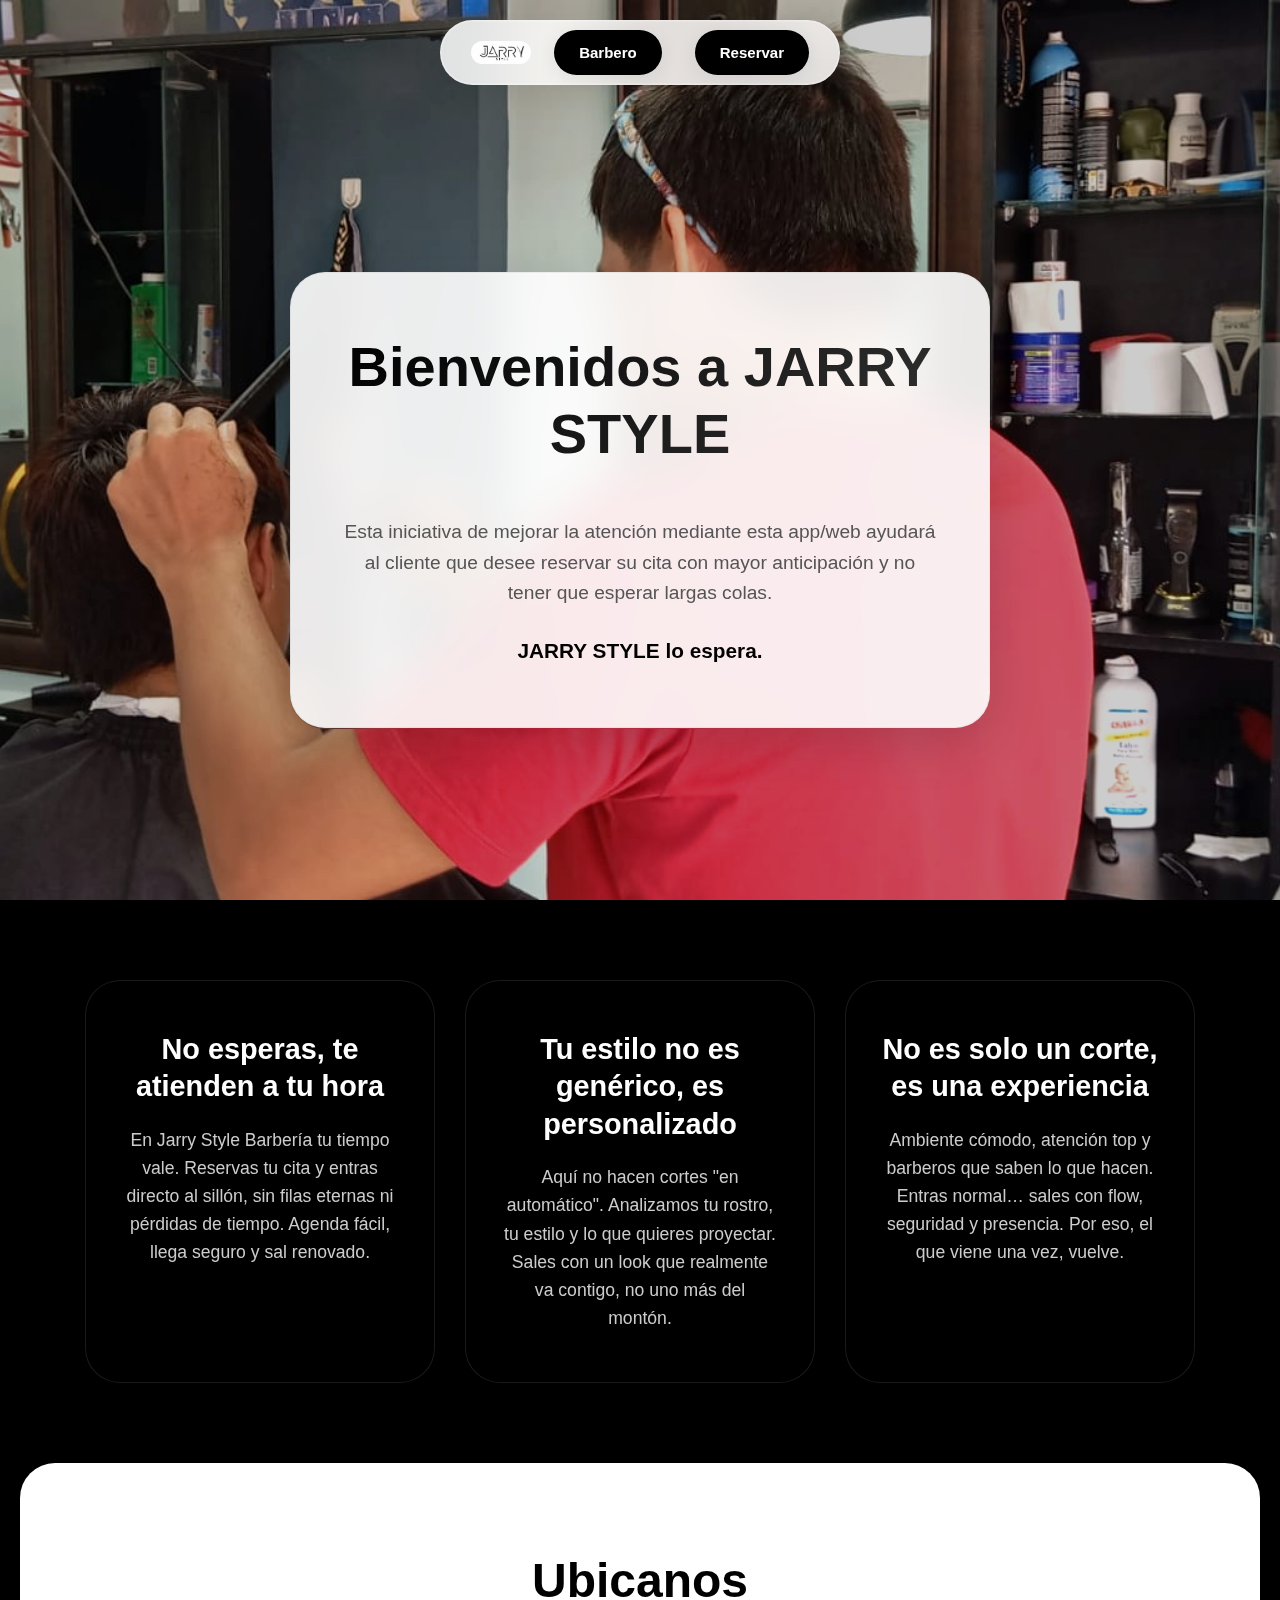
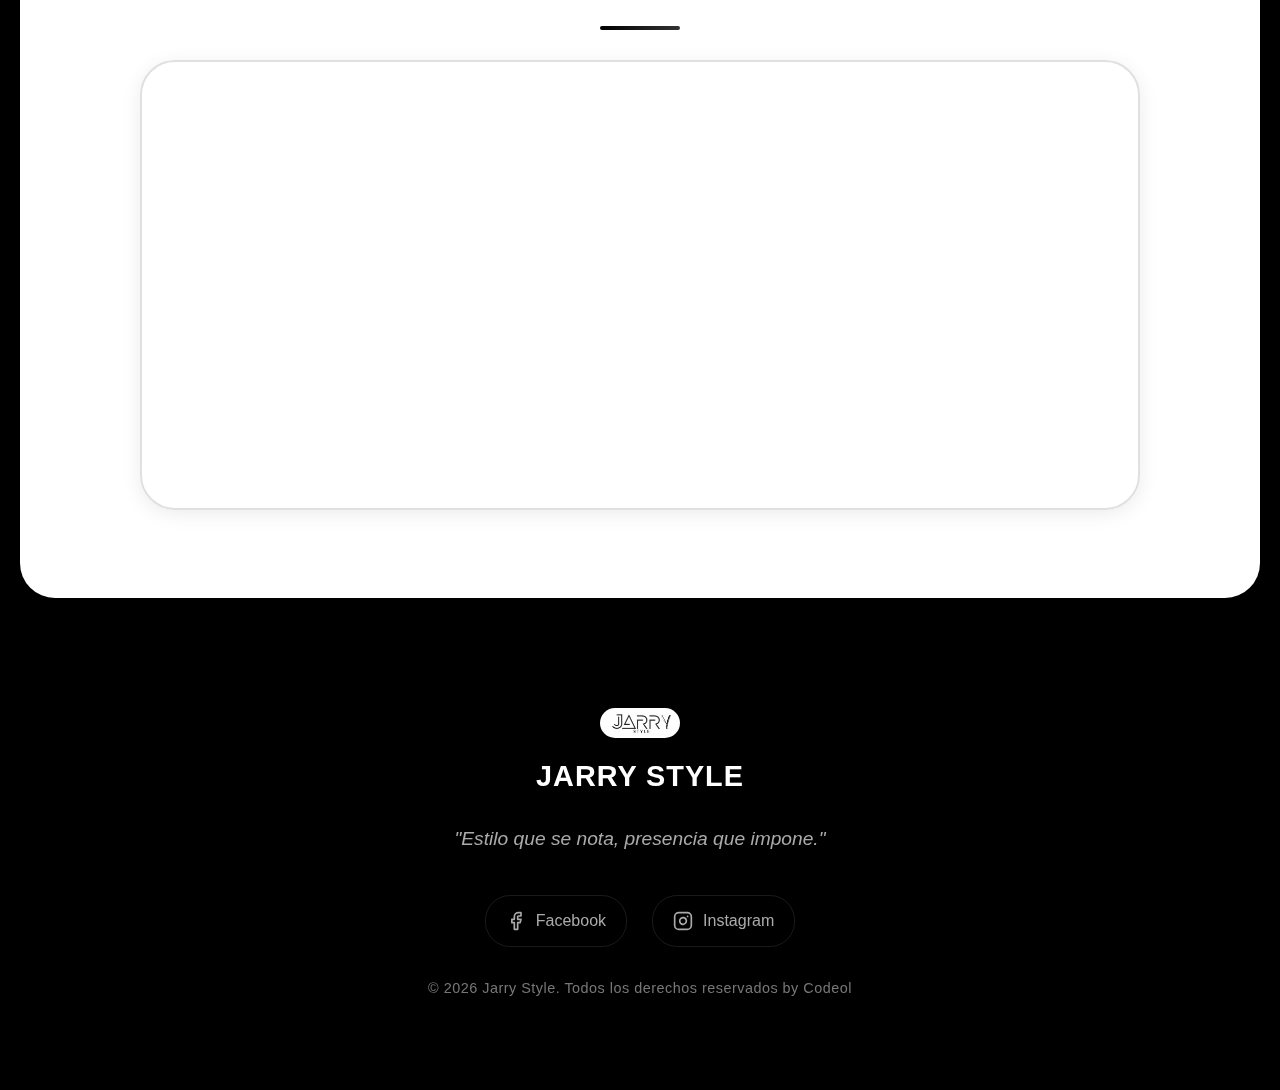
<file: index.html>
<!DOCTYPE html>
<html lang="en">

<head>
    <meta charset="UTF-8">
    <meta name="viewport" content="width=device-width, initial-scale=1.0">
    <title>Jarry Style</title>
    <!-- Modern Minimalist CSS -->
    <link rel="preload" href="/css/modern-minimalist.css?v=1.0.2" as="style" onload="this.onload=null;this.rel='stylesheet'" crossorigin="anonymous">
    <noscript><link rel="stylesheet" href="/css/modern-minimalist.css?v=1.0.2" crossorigin="anonymous"></noscript>
    <script src="/frontend-cache.js"></script>
    <script src="/update-config.js"></script>
    <!-- font google -->
</head>

<body>
    <!-- navbar -->
    <nav class="navbar">
        <!-- logo -->
        <img class="logo" src="/images/logo/stylejarry.png" alt="Jarry Style">
        <a class="btn-nav" href="">Barbero</a>
        <a class="btn-nav" href="">Reservar</a>
        <!-- Mobile Menu Button -->
        <button class="menu-toggle" id="menuToggle">
            <span></span>
            <span></span>
            <span></span>
        </button>
    </nav>
    
    <!-- Mobile Menu Modal -->
    <div class="mobile-menu-modal" id="mobileMenuModal">
        <div class="mobile-menu-content">
            <h3 class="mobile-menu-title">Menú</h3>
            <div class="mobile-menu-options">
                <a class="mobile-menu-btn" href="" id="mobileBarberoBtn">Barbero</a>
                <a class="mobile-menu-btn" href="" id="mobileReservarBtn">Reservar</a>
            </div>
            <button class="mobile-menu-close" id="closeMobileMenu">Cerrar</button>
        </div>
    </div>

    <!-- PIN Modal -->
    <div id="pinModal" class="pin-modal">
        <div class="pin-modal-content">
            <div class="modal-header"></div>
            <h2 id="pinTitle" class="modal-title">Registrar Código PIN</h2>
            <p id="pinSub" class="modal-subtitle">Crea un código de 4 dígitos para acceder al panel.</p>
            <div class="pin-inputs">
                <input type="password" maxlength="1" class="pin-digit" pattern="\d*">
                <input type="password" maxlength="1" class="pin-digit" pattern="\d*">
                <input type="password" maxlength="1" class="pin-digit" pattern="\d*">
                <input type="password" maxlength="1" class="pin-digit" pattern="\d*">
            </div>
            <button class="btn-pin" onclick="handlePinSubmit()">Confirmar</button>
            <p id="pinError" class="modal-error">Código incorrecto</p>
            <button onclick="closePinModal()" class="btn-cancel-modal">Cancelar</button>
        </div>
    </div>

    <!-- Hero Section -->
    <div class="container">
        <img class="image-fondo" src="/images/JERRYSTYLE.png" alt="Jarry Style Background">

        <!-- Glass Card -->
        <div class="card-content-glass">
            <div class="title-container">
                <div class="word-group">
                    <h1 class="title-content">Bienvenidos a JARRY STYLE</h1>
                </div>
            </div>
            <p class="text-content">Esta iniciativa de mejorar la atención mediante esta app/web ayudará al cliente que desee reservar su cita con mayor anticipación y no tener que esperar largas colas.</p>
            <p class="text-content-2">JARRY STYLE lo espera.</p>
        </div>
    </div>

    <!-- Features Section -->
    <div class="card-content-glass-section-1">
        <div class="card-feature">
            <h2 class="card-text">No esperas, te atienden a tu hora</h2>
            <p class="subtitle-card">En Jarry Style Barbería tu tiempo vale. Reservas tu cita y entras directo al sillón, sin filas eternas ni pérdidas de tiempo. Agenda fácil, llega seguro y sal renovado.</p>
        </div>
        <div class="card-feature">
            <h2 class="card-text">Tu estilo no es genérico, es personalizado</h2>
            <p class="subtitle-card">Aquí no hacen cortes "en automático". Analizamos tu rostro, tu estilo y lo que quieres proyectar. Sales con un look que realmente va contigo, no uno más del montón.</p>
        </div>
        <div class="card-feature">
            <h2 class="card-text">No es solo un corte, es una experiencia</h2>
            <p class="subtitle-card">Ambiente cómodo, atención top y barberos que saben lo que hacen. Entras normal… sales con flow, seguridad y presencia. Por eso, el que viene una vez, vuelve.</p>
        </div>
    </div>

    <!-- Map Section -->
    <section class="section-mapa">
        <h2 class="mapa-title">Ubicanos</h2>
        <div class="mapa-barber">
            <iframe class="mapa-ja"
                src="https://www.google.com/maps/embed?pb=!1m18!1m12!1m3!1d246.70218351689226!2d-74.55767967921288!3d-8.378536833161705!2m3!1f0!2f0!3f0!3m2!1i1024!2i768!4f13.1!3m3!1m2!1s0x91a3bd0020999831%3A0xa1ba54cf3f816d6!2sDady%20Barbershop!5e0!3m2!1ses-419!2spe!4v1768448155224!5m2!1ses-419!2spe"
                allowfullscreen="" loading="lazy" referrerpolicy="no-referrer-when-downgrade"></iframe>
        </div>
    </section>

    <!-- Footer -->
    <footer class="footer">
        <div class="footer-logo">
            <img class="footer-logo-img" src="/images/logo/stylejarry.png" alt="Jarry Style Logo">
            <p class="footer-logo-text">JARRY STYLE</p>
        </div>

        <p class="footer-quote">"Estilo que se nota, presencia que impone."</p>

        <!-- Social Media -->
        <div class="redes-sociales">
            <a class="redes-sociales-link" href="#">
                <svg width="20" height="20" viewBox="0 0 24 24" fill="none" stroke="currentColor" stroke-width="2"
                    stroke-linecap="round" stroke-linejoin="round">
                    <path d="M18 2h-3a5 5 0 0 0-5 5v3H7v4h3v8h4v-8h3l1-4h-4V7a1 1 0 0 1 1-1h3z"></path>
                </svg>
                Facebook
            </a>
            <a class="redes-sociales-link" href="#">
                <svg width="20" height="20" viewBox="0 0 24 24" fill="none" stroke="currentColor" stroke-width="2"
                    stroke-linecap="round" stroke-linejoin="round">
                    <rect x="2" y="2" width="20" height="20" rx="5" ry="5"></rect>
                    <path d="M16 11.37A4 4 0 1 1 12.63 8 4 4 0 0 1 16 11.37z"></path>
                    <line x1="17.5" y1="6.5" x2="17.51" y2="6.5"></line>
                </svg>
                Instagram
            </a>
        </div>
        <p class="footer-copyright">© 2026 Jarry Style. Todos los derechos reservados by Codeol</p>
    </footer>

    <script>
        // Enhanced CSS Loading with Multiple Fallbacks
        function loadCSSFallback() {
            // Check if CSS loaded properly
            const cssLinks = document.querySelectorAll('link[href*="modern-minimalist.css"]');
            let cssLoaded = false;
            
            // Check all CSS links
            cssLinks.forEach(link => {
                if (link.sheet) {
                    cssLoaded = true;
                }
            });
            
            if (!cssLoaded) {
                console.warn('CSS not detected, implementing fallback strategy...');
                
                // Strategy 1: Force load with different approach
                const forceCSS = document.createElement('link');
                forceCSS.rel = 'stylesheet';
                forceCSS.href = '/css/modern-minimalist.css?v=' + Math.random();
                forceCSS.crossOrigin = 'anonymous';
                document.head.appendChild(forceCSS);
                
                // Strategy 2: Apply critical inline styles immediately
                applyCriticalStyles();
                
                // Strategy 3: Timeout verification
                setTimeout(() => {
                    if (!forceCSS.sheet) {
                        console.error('Force loading failed, applying full emergency styles');
                        applyFullEmergencyStyles();
                    } else {
                        console.log('✅ CSS successfully loaded via fallback');
                    }
                }, 2000);
            } else {
                console.log('✅ CSS loaded normally');
            }
        }
        
        function applyCriticalStyles() {
            // Essential styles to prevent broken layout
            const criticalStyle = document.createElement('style');
            criticalStyle.textContent = `
                .navbar { 
                    position: fixed !important; 
                    top: 20px !important; 
                    left: 50% !important; 
                    transform: translateX(-50%) !important;
                    width: 400px !important; 
                    height: 65px !important; 
                    background: rgba(255,255,255,0.95) !important;
                    border-radius: 35px !important; 
                    display: flex !important; 
                    justify-content: space-between !important;
                    align-items: center !important; 
                    padding: 0 30px !important; 
                    box-shadow: 0 8px 32px rgba(0,0,0,0.1) !important;
                    z-index: 1000 !important;
                }
                .btn-nav { 
                    height: 45px !important; 
                    padding: 0 25px !important; 
                    background: #000 !important; 
                    color: #fff !important;
                    border-radius: 35px !important; 
                    text-decoration: none !important; 
                    display: flex !important;
                    align-items: center !important; 
                    font-weight: 600 !important;
                    border: none !important;
                }
                @media (max-width: 480px) { 
                    .navbar { width: 95% !important; max-width: 300px !important; }
                    .btn-nav { display: none !important; }
                    .menu-toggle { 
                        display: flex !important; 
                        width: 45px !important; 
                        height: 45px !important;
                        background: #000 !important; 
                        border: none !important; 
                        border-radius: 35px !important;
                        cursor: pointer !important;
                        flex-direction: column !important;
                        justify-content: center !important;
                        align-items: center !important;
                        gap: 4px !important;
                    }
                }
            `;
            document.head.appendChild(criticalStyle);
        }
        
        function applyFullEmergencyStyles() {
            // Complete emergency styling when all else fails
            const emergencyStyle = document.createElement('style');
            emergencyStyle.textContent = `
                * { margin: 0; padding: 0; box-sizing: border-box; }
                body { 
                    font-family: 'Inter', Arial, sans-serif; 
                    background: linear-gradient(135deg, #ffffff 0%, #f5f5f5 100%);
                    color: #000;
                    line-height: 1.6;
                }
                .navbar { 
                    position: fixed !important; 
                    top: 20px !important; 
                    left: 50% !important; 
                    transform: translateX(-50%) !important;
                    width: 400px !important; 
                    height: 65px !important; 
                    background: rgba(255,255,255,0.95) !important;
                    border-radius: 35px !important; 
                    display: flex !important; 
                    justify-content: space-between !important;
                    align-items: center !important; 
                    padding: 0 30px !important; 
                    box-shadow: 0 8px 32px rgba(0,0,0,0.1) !important;
                    z-index: 1000 !important;
                    backdrop-filter: blur(20px) !important;
                }
                .logo { 
                    width: 60px !important; 
                    height: auto !important; 
                    border-radius: 15px !important;
                }
                .btn-nav { 
                    height: 45px !important; 
                    padding: 0 25px !important; 
                    background: #000 !important; 
                    color: #fff !important;
                    border-radius: 35px !important; 
                    text-decoration: none !important; 
                    display: flex !important;
                    align-items: center !important; 
                    font-weight: 600 !important;
                    border: none !important;
                    cursor: pointer !important;
                    transition: all 0.3s ease !important;
                }
                .btn-nav:hover { 
                    background: #333 !important; 
                    transform: translateY(-3px) !important;
                }
                @media (max-width: 480px) { 
                    .navbar { 
                        width: 95% !important; 
                        max-width: 300px !important; 
                        padding: 0 15px !important;
                    }
                    .btn-nav { display: none !important; }
                    .menu-toggle { 
                        display: flex !important; 
                        width: 45px !important; 
                        height: 45px !important;
                        background: #000 !important; 
                        border: none !important; 
                        border-radius: 35px !important;
                        cursor: pointer !important;
                        flex-direction: column !important;
                        justify-content: center !important;
                        align-items: center !important;
                        gap: 4px !important;
                    }
                    .menu-toggle span {
                        width: 20px !important;
                        height: 2px !important;
                        background: #fff !important;
                        border-radius: 2px !important;
                    }
                }
            `;
            document.head.appendChild(emergencyStyle);
        }
        
        // Run CSS verification on load
        window.addEventListener('load', loadCSSFallback);
        
        // Mobile Menu System
        const menuToggle = document.getElementById('menuToggle');
        const mobileMenuModal = document.getElementById('mobileMenuModal');
        const closeMobileMenu = document.getElementById('closeMobileMenu');
        const mobileBarberoBtn = document.getElementById('mobileBarberoBtn');
        const mobileReservarBtn = document.getElementById('mobileReservarBtn');
        
        // Toggle mobile menu
        menuToggle.addEventListener('click', function() {
            const isOpen = mobileMenuModal.style.display === 'flex';
            if (isOpen) {
                closeMobileMenuHandler();
            } else {
                openMobileMenu();
            }
        });
        
        function openMobileMenu() {
            mobileMenuModal.style.display = 'flex';
            menuToggle.classList.add('active');
            document.body.style.overflow = 'hidden'; // Prevent scrolling
        }
        
        function closeMobileMenuHandler() {
            mobileMenuModal.style.display = 'none';
            menuToggle.classList.remove('active');
            document.body.style.overflow = ''; // Restore scrolling
        }
        
        // Close menu when clicking close button
        closeMobileMenu.addEventListener('click', closeMobileMenuHandler);
        
        // Close menu when clicking outside
        mobileMenuModal.addEventListener('click', function(e) {
            if (e.target === mobileMenuModal) {
                closeMobileMenuHandler();
            }
        });
        
        // Mobile menu button handlers
        mobileBarberoBtn.addEventListener('click', function(e) {
            e.preventDefault();
            closeMobileMenuHandler();
            openBarberAuth(); // Reuse existing barber auth function
        });
        
        mobileReservarBtn.addEventListener('click', function(e) {
            e.preventDefault();
            closeMobileMenuHandler();
            window.location.href = "/pages/calender/calender.html";
        });
        
        // PIN Authentication System
        const pinModal = document.getElementById('pinModal');
        const pinDigits = document.querySelectorAll('.pin-digit');
        const pinTitle = document.getElementById('pinTitle');
        const pinSub = document.getElementById('pinSub');
        const pinError = document.getElementById('pinError');

        let isRegistration = false;

        // Open barber authentication modal
        document.querySelectorAll('.btn-nav')[0].addEventListener('click', function (e) {
            e.preventDefault();
            openBarberAuth();
        });

        function openBarberAuth() {
            const savedPin = localStorage.getItem('barberPin');
            pinError.style.display = 'none';
            clearPinFields();

            if (!savedPin) {
                isRegistration = true;
                pinTitle.textContent = "Registrar Código PIN";
                pinSub.textContent = "Crea un código de 4 dígitos para tu primer ingreso.";
            } else {
                isRegistration = false;
                pinTitle.textContent = "Acceso Barbero";
                pinSub.textContent = "Ingresa tu código de 4 dígitos.";
            }
            pinModal.style.display = 'flex';
            pinDigits[0].focus();
        }

        function closePinModal() {
            pinModal.style.display = 'none';
        }

        function clearPinFields() {
            pinDigits.forEach(input => input.value = '');
        }

        // Auto focus next input
        pinDigits.forEach((input, index) => {
            input.addEventListener('input', (e) => {
                if (e.target.value && index < 3) {
                    pinDigits[index + 1].focus();
                }
            });

            input.addEventListener('keydown', (e) => {
                if (e.key === 'Backspace' && !e.target.value && index > 0) {
                    pinDigits[index - 1].focus();
                }
            });
        });

        function handlePinSubmit() {
            let pin = "";
            pinDigits.forEach(input => pin += input.value);

            if (pin.length < 4) {
                showError("Ingresa los 4 dígitos");
                return;
            }

            if (isRegistration) {
                localStorage.setItem('barberPin', pin);
                window.location.href = "/pages/admin/panel.html";
            } else {
                const savedPin = localStorage.getItem('barberPin');
                if (pin === savedPin) {
                    window.location.href = "/pages/admin/panel.html";
                } else {
                    showError("Código incorrecto, intenta de nuevo");
                    clearPinFields();
                    pinDigits[0].focus();
                }
            }
        }

        function showError(msg) {
            pinError.textContent = msg;
            pinError.style.display = "block";
        }

        // Reservation button handler
        document.querySelectorAll('.btn-nav')[1].addEventListener('click', function (e) {
            e.preventDefault();
            window.location.href = "/pages/calender/calender.html";
        });

        // PWA Installation
        let deferredPrompt;

        window.addEventListener('beforeinstallprompt', (e) => {
            e.preventDefault();
            deferredPrompt = e;
            // You can add an install button here if needed
            console.log('PWA install available');
        });

        // Register PWA Service Worker
        if ('serviceWorker' in navigator) {
            window.addEventListener('load', () => {
                navigator.serviceWorker.register('/sw.js')
                    .then((registration) => {
                        console.log('SW registered: ', registration);
                    })
                    .catch((registrationError) => {
                        console.log('SW registration failed: ', registrationError);
                    });
            });
        }
    </script>
</body>

</html>
</file>
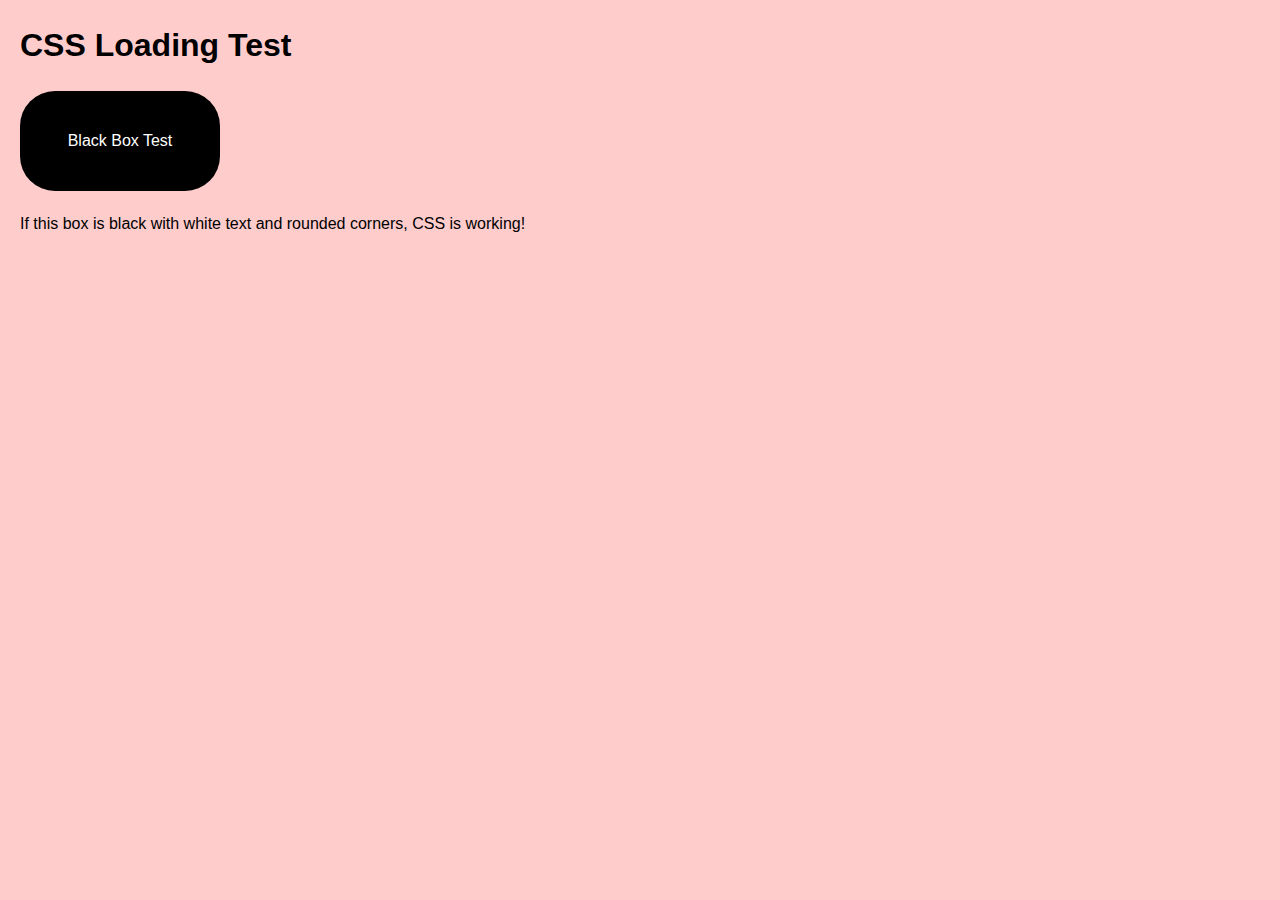
<file: test-css.html>
<!DOCTYPE html>
<html>
<head>
    <title>Local CSS Test</title>
    <link rel="stylesheet" href="/css/style.css">
    <style>
        body { font-family: Arial, sans-serif; padding: 20px; }
        .test-box { 
            width: 200px; 
            height: 100px; 
            background: var(--black); 
            color: var(--white);
            border-radius: var(--border-radius-lg);
            display: flex;
            align-items: center;
            justify-content: center;
            margin: 20px 0;
        }
    </style>
</head>
<body>
    <h1>CSS Loading Test</h1>
    <div class="test-box">Black Box Test</div>
    <p>If this box is black with white text and rounded corners, CSS is working!</p>
    
    <script>
        window.addEventListener('load', function() {
            const cssLink = document.querySelector('link[href*="modern-minimalist.css"]');
            if (cssLink && cssLink.sheet) {
                console.log('✅ CSS loaded successfully');
                document.body.style.backgroundColor = '#f0f0f0';
            } else {
                console.error('❌ CSS failed to load');
                document.body.style.backgroundColor = '#ffcccc';
            }
        });
    </script>
</body>
</html>
</file>
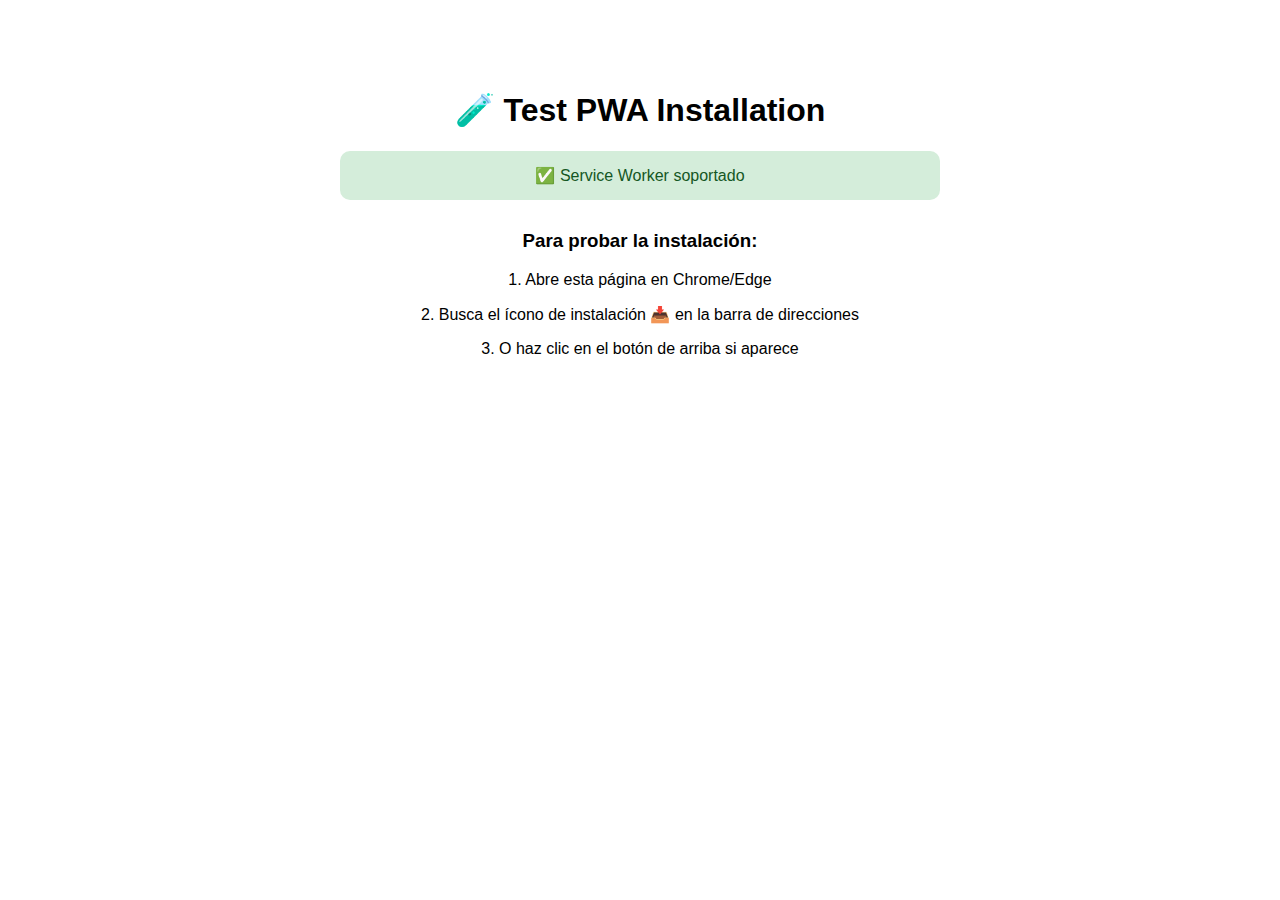
<file: test-pwa.html>
<!DOCTYPE html>
<html lang="es">
<head>
    <meta charset="UTF-8">
    <meta name="viewport" content="width=device-width, initial-scale=1.0">
    <title>Test PWA Installation</title>
    <link rel="manifest" href="/manifest.json">
    <style>
        body {
            font-family: Arial, sans-serif;
            max-width: 600px;
            margin: 50px auto;
            padding: 20px;
            text-align: center;
        }
        .install-btn {
            background: #000;
            color: white;
            border: none;
            padding: 15px 30px;
            border-radius: 30px;
            font-size: 18px;
            cursor: pointer;
            margin: 20px 0;
            display: none;
        }
        .status {
            padding: 15px;
            margin: 20px 0;
            border-radius: 10px;
            background: #f0f0f0;
        }
        .supported {
            background: #d4edda;
            color: #155724;
        }
        .unsupported {
            background: #f8d7da;
            color: #721c24;
        }
    </style>
</head>
<body>
    <h1>🧪 Test PWA Installation</h1>
    
    <div id="status" class="status">
        Checking PWA support...
    </div>
    
    <button id="installButton" class="install-btn" onclick="installApp()">
        📲 Instalar Aplicación
    </button>
    
    <div style="margin-top: 30px;">
        <h3>Para probar la instalación:</h3>
        <p>1. Abre esta página en Chrome/Edge</p>
        <p>2. Busca el ícono de instalación 📥 en la barra de direcciones</p>
        <p>3. O haz clic en el botón de arriba si aparece</p>
    </div>

    <script>
        let deferredPrompt;
        const statusEl = document.getElementById('status');
        const installBtn = document.getElementById('installButton');
        
        // Check PWA support
        if ('serviceWorker' in navigator) {
            statusEl.innerHTML = '✅ Service Worker soportado';
            statusEl.className = 'status supported';
        } else {
            statusEl.innerHTML = '❌ Service Worker no soportado';
            statusEl.className = 'status unsupported';
        }
        
        // Listen for install prompt
        window.addEventListener('beforeinstallprompt', (e) => {
            console.log('Install prompt available');
            e.preventDefault();
            deferredPrompt = e;
            installBtn.style.display = 'inline-block';
            statusEl.innerHTML = '📲 ¡Listo para instalar! Haz clic abajo o busca el ícono 📥';
            statusEl.className = 'status supported';
        });
        
        // Listen for installation
        window.addEventListener('appinstalled', (evt) => {
            console.log('App installed');
            statusEl.innerHTML = '🎉 ¡Aplicación instalada exitosamente!';
            statusEl.className = 'status supported';
            installBtn.style.display = 'none';
        });
        
        function installApp() {
            if (deferredPrompt) {
                deferredPrompt.prompt();
                deferredPrompt.userChoice.then((choiceResult) => {
                    if (choiceResult.outcome === 'accepted') {
                        console.log('User accepted install');
                    } else {
                        console.log('User dismissed install');
                    }
                    deferredPrompt = null;
                    installBtn.style.display = 'none';
                });
            }
        }
        
        // Register service worker
        if ('serviceWorker' in navigator) {
            window.addEventListener('load', () => {
                navigator.serviceWorker.register('/sw.js')
                    .then((registration) => {
                        console.log('SW registered:', registration);
                    })
                    .catch((error) => {
                        console.log('SW registration failed:', error);
                    });
            });
        }
    </script>
</body>
</html>
</file>
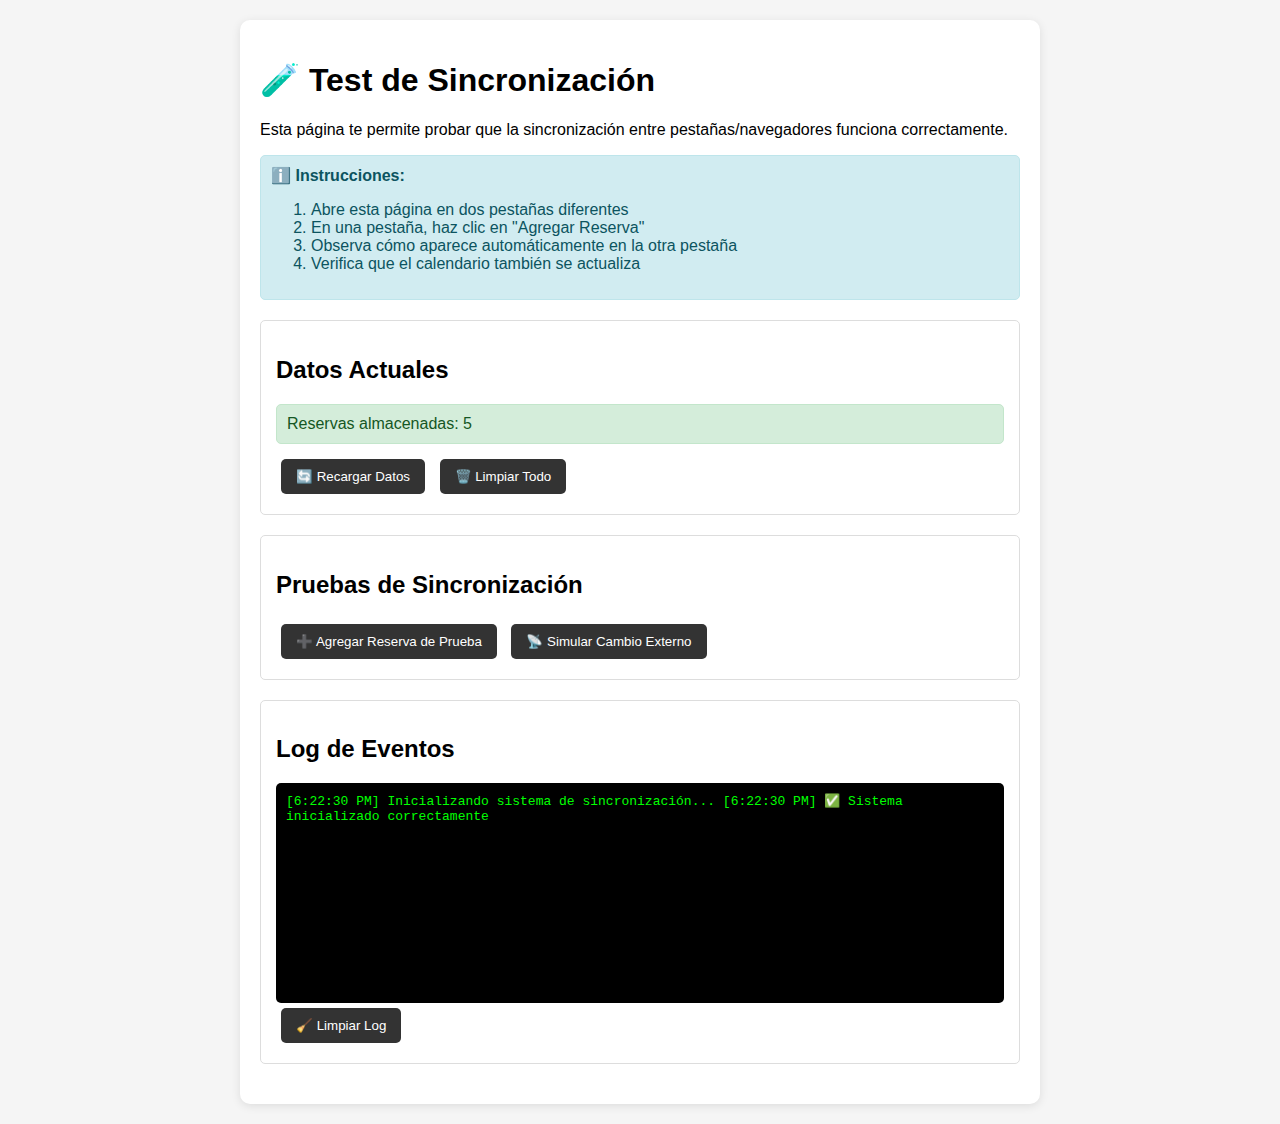
<file: test-sync.html>
<!DOCTYPE html>
<html lang="es">
<head>
    <meta charset="UTF-8">
    <meta name="viewport" content="width=device-width, initial-scale=1.0">
    <title>Test de Sincronización - Harry Barber</title>
    <style>
        body {
            font-family: Arial, sans-serif;
            max-width: 800px;
            margin: 0 auto;
            padding: 20px;
            background-color: #f5f5f5;
        }
        .container {
            background: white;
            padding: 20px;
            border-radius: 10px;
            box-shadow: 0 2px 10px rgba(0,0,0,0.1);
        }
        .test-section {
            margin: 20px 0;
            padding: 15px;
            border: 1px solid #ddd;
            border-radius: 5px;
        }
        button {
            background: #333;
            color: white;
            border: none;
            padding: 10px 15px;
            border-radius: 5px;
            cursor: pointer;
            margin: 5px;
        }
        button:hover {
            background: #555;
        }
        .log {
            background: #000;
            color: #0f0;
            padding: 10px;
            border-radius: 5px;
            font-family: monospace;
            height: 200px;
            overflow-y: auto;
            margin-top: 10px;
        }
        .status {
            padding: 10px;
            border-radius: 5px;
            margin: 10px 0;
        }
        .success { background: #d4edda; color: #155724; border: 1px solid #c3e6cb; }
        .warning { background: #fff3cd; color: #856404; border: 1px solid #ffeaa7; }
        .info { background: #d1ecf1; color: #0c5460; border: 1px solid #bee5eb; }
    </style>
</head>
<body>
    <div class="container">
        <h1>🧪 Test de Sincronización</h1>
        <p>Esta página te permite probar que la sincronización entre pestañas/navegadores funciona correctamente.</p>
        
        <div class="status info">
            <strong>ℹ️ Instrucciones:</strong>
            <ol>
                <li>Abre esta página en dos pestañas diferentes</li>
                <li>En una pestaña, haz clic en "Agregar Reserva"</li>
                <li>Observa cómo aparece automáticamente en la otra pestaña</li>
                <li>Verifica que el calendario también se actualiza</li>
            </ol>
        </div>

        <div class="test-section">
            <h2>Datos Actuales</h2>
            <div id="dataCount" class="status info">Cargando...</div>
            <button onclick="loadCurrentData()">🔄 Recargar Datos</button>
            <button onclick="clearAllData()">🗑️ Limpiar Todo</button>
        </div>

        <div class="test-section">
            <h2>Pruebas de Sincronización</h2>
            <button onclick="addTestReservation()">➕ Agregar Reserva de Prueba</button>
            <button onclick="simulateExternalChange()">📡 Simular Cambio Externo</button>
        </div>

        <div class="test-section">
            <h2>Log de Eventos</h2>
            <div id="log" class="log"></div>
            <button onclick="clearLog()">🧹 Limpiar Log</button>
        </div>
    </div>

    <script src="../../js/data-sync.js"></script>
    <script>
        // Logger function
        function log(message) {
            const logElement = document.getElementById('log');
            const timestamp = new Date().toLocaleTimeString();
            logElement.innerHTML += `[${timestamp}] ${message}\n`;
            logElement.scrollTop = logElement.scrollHeight;
            console.log(message);
        }

        function clearLog() {
            document.getElementById('log').innerHTML = '';
        }

        // Initialize
        const dataSync = new DataSync();
        let currentData = [];

        async function init() {
            log('Inicializando sistema de sincronización...');
            try {
                currentData = await dataSync.initialize(() => {
                    log('🔄 Datos actualizados desde otra pestaña');
                    updateDataDisplay();
                });
                updateDataDisplay();
                log('✅ Sistema inicializado correctamente');
            } catch (error) {
                log('❌ Error en inicialización: ' + error.message);
            }
        }

        function updateDataDisplay() {
            const countElement = document.getElementById('dataCount');
            const count = currentData.length;
            countElement.textContent = `Reservas almacenadas: ${count}`;
            countElement.className = count > 0 ? 'status success' : 'status warning';
        }

        async function loadCurrentData() {
            log('Recargando datos...');
            currentData = JSON.parse(localStorage.getItem('reservations') || '[]');
            updateDataDisplay();
            log(`Datos recargados: ${currentData.length} elementos`);
        }

        function addTestReservation() {
            const newReservation = {
                id: Date.now().toString(),
                fecha: `${new Date().getDate()} de Enero de 2026`,
                hora: '10:00',
                nombre: `Cliente de prueba ${Math.floor(Math.random() * 1000)}`,
                whatsapp: '999888777',
                corte: 'Corte Clásico',
                price: 15.00,
                pago: 'pendiente',
                status: 'confirmada',
                paymentStatus: 'pendiente',
                paymentMethod: 'none',
                createdAt: new Date().toISOString()
            };

            currentData.push(newReservation);
            localStorage.setItem('reservations', JSON.stringify(currentData));
            dataSync.notifyDataChange();
            
            updateDataDisplay();
            log(`✅ Reserva agregada: ${newReservation.nombre}`);
        }

        function simulateExternalChange() {
            // Simulate another tab changing data
            setTimeout(() => {
                const event = new StorageEvent('storage', {
                    key: 'reservations',
                    oldValue: JSON.stringify([]),
                    newValue: JSON.stringify([{
                        id: 'simulated-' + Date.now(),
                        fecha: '5 de Enero de 2026',
                        hora: '11:00',
                        nombre: 'Simulación externa',
                        whatsapp: '111222333',
                        corte: 'Barba',
                        price: 10.00,
                        pago: 'pendiente',
                        status: 'confirmada',
                        paymentStatus: 'pendiente',
                        paymentMethod: 'none',
                        createdAt: new Date().toISOString()
                    }])
                });
                window.dispatchEvent(event);
                log('📡 Evento de almacenamiento simulado');
            }, 1000);
        }

        function clearAllData() {
            if (confirm('¿Estás seguro de limpiar todos los datos?')) {
                localStorage.removeItem('reservations');
                currentData = [];
                updateDataDisplay();
                dataSync.notifyDataChange();
                log('🗑️ Todos los datos han sido eliminados');
            }
        }

        // Start the test
        window.addEventListener('DOMContentLoaded', init);
    </script>
</body>
</html>
</file>
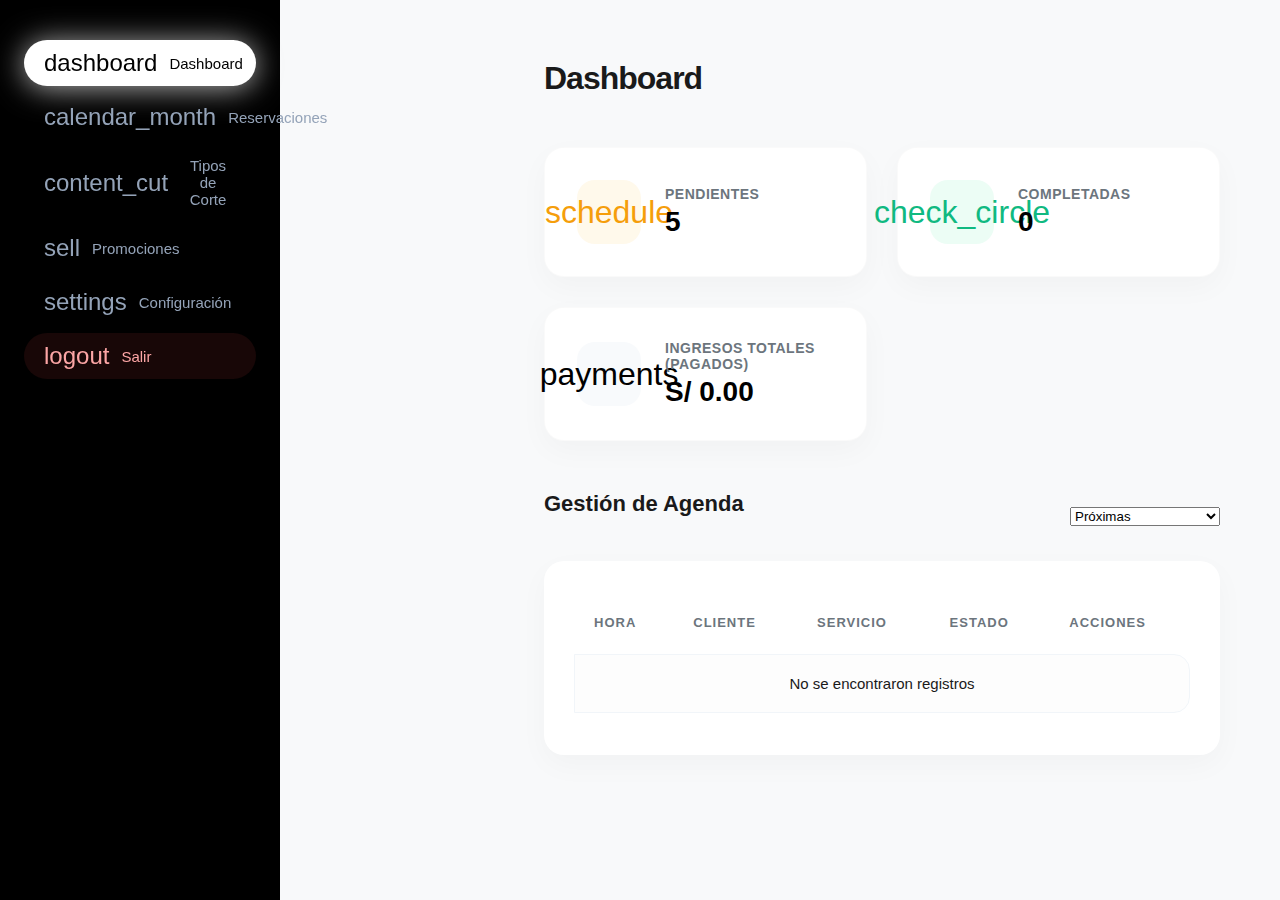
<file: pages/admin/panel.html>
<!DOCTYPE html>
<html lang="es">

<head>
    <meta charset="UTF-8">
    <meta name="viewport" content="width=device-width, initial-scale=1.0, viewport-fit=cover">
    <title>Panel del Barbero - Harry Barber</title>
    <link rel="stylesheet" href="./style.css">
    <link href="https://fonts.googleapis.com/css2?family=Inter:wght@400;600;700;800&display=swap" rel="stylesheet">
    <link href="https://fonts.googleapis.com/css2?family=Material+Symbols+Outlined" rel="stylesheet">
</head>

<body>
    <div class="admin-wrapper">
        <!-- Mobile Header (Minimal) -->
        <div class="mobile-top-bar">
            <!-- <div class="logo-box" style="display:flex; align-items:center; gap:10px; color:white">
                <img src="/assets/images/logo/logo.png" alt="Logo" style="width:32px; height:32px">
                <span style="font-weight:800">Harry Barber</span>
            </div> -->
            <div class="user-info-mobile">
                <div class="avatar" id="mobileHeaderAvatar">H</div>
            </div>
        </div>

        <!-- Bottom Navigation (Google/WhatsApp Style) -->
        <nav class="mobile-bottom-nav">
            <button class="nav-btn active" data-tab="dashboard">
                <span class="material-symbols-outlined">dashboard</span>
                <small>Inicio</small>
            </button>
            <button class="nav-btn" data-tab="reservations">
                <span class="material-symbols-outlined">calendar_month</span>
                <small>Citas</small>
            </button>
            <button class="nav-btn" data-tab="haircuts">
                <span class="material-symbols-outlined">content_cut</span>
                <small>Cortes</small>
            </button>
            <button class="nav-btn" data-tab="promotions">
                <span class="material-symbols-outlined">sell</span>
                <small>Promos</small>
            </button>
            <button class="nav-btn" data-tab="settings">
                <span class="material-symbols-outlined">settings</span>
                <small>Ajustes</small>
            </button>
        </nav>

        <div class="sidebar-overlay" id="sidebarOverlay"></div>

        <!-- Sidebar (Desktop only) -->
        <aside class="sidebar" id="sidebar">
            <!-- <div class="sidebar-header">
                <img src="/assets/images/logo/logo.png" alt="Logo" class="admin-logo">
                <h2>Admin</h2>
            </div> -->
            <nav class="sidebar-nav">
                <button class="nav-item active" data-tab="dashboard">
                    <span class="material-symbols-outlined">dashboard</span>
                    Dashboard
                </button>
                <button class="nav-item" data-tab="reservations">
                    <span class="material-symbols-outlined">calendar_month</span>
                    Reservaciones
                </button>
                <button class="nav-item" data-tab="haircuts">
                    <span class="material-symbols-outlined">content_cut</span>
                    Tipos de Corte
                </button>
                <button class="nav-item" data-tab="promotions">
                    <span class="material-symbols-outlined">sell</span>
                    Promociones
                </button>
                <button class="nav-item" data-tab="settings">
                    <span class="material-symbols-outlined">settings</span>
                    Configuración
                </button>
                <a href="/index.html" class="nav-item logout">
                    <span class="material-symbols-outlined">logout</span>
                    Salir
                </a>
            </nav>
        </aside>

        <!-- Main Content -->
        <main class="content">
            <header class="content-header">
                <h1 id="tabTitle">Dashboard</h1>
                <!-- <div class="user-info">
                    <span id="headerUserName">Harry Barber</span>
                    <div class="avatar" id="headerAvatar">H</div>
                </div> -->
            </header>

            <!-- Dashboard Tab -->
            <section class="tab-content active" id="dashboardTab">
                <div class="stats-grid">
                    <div class="stat-card">
                        <span class="material-symbols-outlined icon-pending">schedule</span>
                        <div class="stat-info">
                            <h3>Pendientes</h3>
                            <p id="pendingCount">0</p>
                        </div>
                    </div>
                    <div class="stat-card">
                        <span class="material-symbols-outlined icon-done">check_circle</span>
                        <div class="stat-info">
                            <h3>Completadas</h3>
                            <p id="doneCount">0</p>
                        </div>
                    </div>
                    <div class="stat-card clickable-stat" onclick="openRevenueDetails()" title="Ver desglose de pagos">
                        <span class="material-symbols-outlined icon-money">payments</span>
                        <div class="stat-info">
                            <h3>Ingresos Totales (Pagados)</h3>
                            <p id="totalRevenue">S/ 0.00</p>
                        </div>
                    </div>
                </div>

                <div class="recent-reservations">
                    <div class="action-bar" style="margin-bottom: 20px;">
                        <h2>Gestión de Agenda</h2>
                        <select id="dashboardDateFilter" class="statusFilter" onchange="refreshDashboard()"
                            style="width: auto; min-width: 150px;">
                            <option value="today">Hoy</option>
                            <option value="tomorrow">Mañana</option>
                            <option value="upcoming" selected>Próximas</option>
                            <option value="all">Todo el Historial</option>
                        </select>
                    </div>
                    <div class="table-container">
                        <table id="todayReservationsTable">
                            <thead>
                                <tr>
                                    <th>Hora</th>
                                    <th>Cliente</th>
                                    <th>Servicio</th>
                                    <th>Estado</th>
                                    <th>Acciones</th>
                                </tr>
                            </thead>
                            <tbody>
                                <!-- Today's reservations will be loaded here -->
                            </tbody>
                        </table>
                    </div>
                </div>
            </section>

            <!-- Reservations Tab -->
            <section class="tab-content" id="reservationsTab">
                <div class="filters-bar">
                    <input type="text" id="searchReservation" placeholder="Buscar por nombre o teléfono...">
                    <select class="statusFilter" id="statusFilter">
                        <option value="all">Todos los estados</option>
                        <option value="pendiente">Pendiente</option>
                        <option value="atendido">Atendido</option>
                    </select>
                </div>
                <div class="table-container">
                    <table id="allReservationsTable">
                        <thead>
                            <tr>
                                <th>Fecha</th>
                                <th>Hora</th>
                                <th>Cliente</th>
                                <th>Teléfono</th>
                                <th>Servicio</th>
                                <th>Pago</th>
                                <th>Estado</th>
                                <th>Acciones</th>
                            </tr>
                        </thead>
                        <tbody>
                            <!-- All reservations will be loaded here -->
                        </tbody>
                    </table>
                </div>
            </section>

            <!-- Haircuts Tab -->
            <section class="tab-content" id="haircutsTab">
                <div class="action-bar">
                    <h2>Gestionar Cortes</h2>
                    <button class="btn-primary" onclick="openHaircutModal()">
                        <span class="material-symbols-outlined">add</span>
                        Nuevo Corte
                    </button>
                </div>
                <div class="haircuts-grid" id="adminHaircutsGrid">
                    <!-- Haircuts will be loaded here -->
                </div>
            </section>

            <!-- Promotions Tab -->
            <section class="tab-content" id="promotionsTab">
                <div class="action-bar">
                    <h2>Gestionar Promociones</h2>
                    <button class="btn-primary" onclick="openPromotionModal()">
                        <span class="material-symbols-outlined">add</span>
                        Nueva Promoción
                    </button>
                </div>
                <div class="promotions-grid" id="adminPromotionsGrid">
                    <!-- Promotions will be loaded here -->
                </div>
            </section>

            <!-- Settings Tab -->
            <section class="tab-content" id="settingsTab">
                <div class="settings-premium-wrapper">
                    <div class="settings-header-minimal">
                        <span>Panel de Control</span>
                        <h2>Configuración</h2>
                        <p>Gestiona tu identidad y seguridad con estilo.</p>
                    </div>

                    <div class="settings-main-grid">
                        <!-- Profile Card -->
                        <div class="glass-card profile-premium">
                            <div class="card-glow"></div>
                            <div class="profile-header">
                                <div class="avatar-container"
                                    onclick="document.getElementById('profileImageInput').click()">
                                    <div class="avatar-hover-text">Cambiar Foto</div>
                                    <label for="profileImageInput" class="avatar-large-neon" id="profileImagePreview">
                                        <span class="material-symbols-outlined">person</span>
                                    </label>
                                    <div class="avatar-pulse"></div>
                                </div>
                                <input type="file" id="profileImageInput" accept="image/*" hidden
                                    onchange="updateProfilePhoto(this)">
                                <div class="profile-info-text">
                                    <h3 id="currentProfileName">Harry Barber</h3>
                                    <p>Propietario</p>
                                </div>
                            </div>

                            <form id="profileForm" class="elegant-form">
                                <div class="form-group-minimal">
                                    <label>Tu Nombre</label>
                                    <input type="text" id="profileName" placeholder="Escribe tu nombre..." required>
                                    <span class="input-line"></span>
                                </div>
                                <button type="submit" class="btn-neon">
                                    <span>Actualizar Perfil</span>
                                    <span class="material-symbols-outlined">check_circle</span>
                                </button>
                            </form>
                        </div>

                        <!-- Security Card -->
                        <div class="glass-card security-premium">
                            <div class="card-glow"></div>
                            <div class="security-icon-header">
                                <span class="material-symbols-outlined">key_visualizer</span>
                            </div>
                            <h3>Acceso Seguro</h3>
                            <p>Actualiza tu llave de 4 dígitos para proteger tu panel.</p>

                            <form id="pinForm" class="pin-form-elegant">
                                <div class="pin-display-neon">
                                    <input type="password" maxlength="1" class="pin-slot" id="pin1" required>
                                    <input type="password" maxlength="1" class="pin-slot" id="pin2" required>
                                    <input type="password" maxlength="1" class="pin-slot" id="pin3" required>
                                    <input type="password" maxlength="1" class="pin-slot" id="pin4" required>
                                </div>
                                <button type="submit" class="btn-outline-minimal">Guardar Cambio de PIN</button>
                            </form>
                        </div>

                        <!-- Logout/Session Card -->
                        <div class="glass-card session-premium" style="grid-column: 1 / -1;">
                            <div class="card-glow"></div>
                            <div style="display: flex; justify-content: space-between; align-items: center;">
                                <div>
                                    <h3 style="margin-bottom: 5px;">Sesión del Administrador</h3>
                                    <p style="color: var(--text-muted); font-size: 0.9rem;">Finaliza tu sesión de forma
                                        segura.</p>
                                </div>
                                <button class="btn-logout-premium" onclick="logout()">
                                    <span>Cerrar Sesión</span>
                                    <span class="material-symbols-outlined">logout</span>
                                </button>
                            </div>
                        </div>
                    </div>
                </div>
            </section>
        </main>
    </div>

    <!-- Modals -->
    <!-- Detailed Reservation Modal -->
    <div id="resDetailModal" class="modal">
        <div class="modal-content">
            <span class="close" onclick="closeModal('resDetailModal')">&times;</span>
            <div style="text-align: center; margin-bottom: 30px;">
                <span class="material-symbols-outlined"
                    style="font-size: 64px; color: var(--accent); margin-bottom: 15px;">receipt_long</span>
                <h2>Detalles de la Cita</h2>
            </div>

            <div id="resDetailBody">
                <!-- Details will be loaded here -->
            </div>

            <div style="margin-top: 30px; display: grid; grid-template-columns: 1fr 1fr; gap: 15px;">
                <button class="btn-primary" onclick="closeModal('resDetailModal')"
                    style="background: #f1f5f9; color: var(--text-main);">Cerrar</button>
                <button class="btn-primary" id="btnEditFromDetail">Editar Estado</button>
            </div>
        </div>
    </div>

    <!-- Haircut Modal -->
    <div id="haircutModal" class="modal">
        <div class="modal-content">
            <span class="close" onclick="closeModal('haircutModal')">&times;</span>
            <h2 id="haircutModalTitle">Nuevo Tipo de Corte</h2>
            <form id="haircutForm">
                <input type="hidden" id="haircutId">
                <div class="form-group">
                    <label>Imagen del Corte</label>
                    <div class="image-upload-wrapper" onclick="document.getElementById('haircutImageInput').click()"
                        style="height: 200px; border: 2px dashed #e2e8f0; border-radius: 20px; display: flex; align-items: center; justify-content: center; background: #f8fafc; cursor: pointer;">
                        <div id="imagePreview" style="text-align: center; color: var(--text-muted);">
                            <span class="material-symbols-outlined" style="font-size: 40px;">add_a_photo</span>
                            <p>Subir Imagen</p>
                        </div>
                    </div>
                    <input type="file" id="haircutImageInput" accept="image/*" hidden onchange="previewImage(this)">
                </div>
                <div class="form-group">
                    <label for="haircutName">Nombre del Corte</label>
                    <input type="text" id="haircutName" required>
                </div>
                <div class="form-group">
                    <label for="haircutPrice">Precio (S/)</label>
                    <input type="number" id="haircutPrice" step="0.01" required>
                </div>
                <div class="form-group">
                    <label for="haircutDescription">Descripción</label>
                    <textarea id="haircutDescription" rows="4" required></textarea>
                </div>
                <button type="submit" class="btn-primary" style="width: 100%;">Guardar Cambios</button>
            </form>
        </div>
    </div>

    <!-- Promotion Modal -->
    <div id="promotionModal" class="modal">
        <div class="modal-content">
            <span class="close" onclick="closeModal('promotionModal')">&times;</span>
            <h2 id="promoModalTitle">Nueva Promoción</h2>
            <form id="promotionForm">
                <input type="hidden" id="promoId">
                <div class="form-group">
                    <label for="promoName">Nombre de la Promoción</label>
                    <input type="text" id="promoName" required>
                </div>
                <div class="form-group">
                    <label for="promoDiscount">Descuento (%)</label>
                    <input type="number" id="promoDiscount" min="0" max="100" required>
                </div>
                <div class="form-group">
                    <label for="promoDescription">Descripción</label>
                    <textarea id="promoDescription" rows="4" required></textarea>
                </div>
                <button type="submit" class="btn-primary" style="width: 100%;">Guardar Promoción</button>
            </form>
        </div>
    </div>

    <!-- Edit Reservation Modal -->
    <div id="editReservationModal" class="modal">
        <div class="modal-content">
            <span class="close" onclick="closeModal('editReservationModal')">&times;</span>
            <h2>Gestionar Reservación</h2>
            <p style="color:var(--text-muted); margin-bottom:30px">Actualiza el estado de la cita y el pago.</p>
            <form id="editReservationForm">
                <input type="hidden" id="editResId">
                <div class="form-group">
                    <label>Cliente</label>
                    <input type="text" id="editResName" readonly disabled style="background:#f1f5f9">
                </div>
                <div style="display: grid; grid-template-columns: 1fr 1fr; gap: 20px;">
                    <div class="form-group">
                        <label for="editResStatus">Estado Cita</label>
                        <select id="editResStatus">
                            <option value="pendiente">Pendiente</option>
                            <option value="atendido">Atendido</option>
                        </select>
                    </div>
                    <div class="form-group">
                        <label for="editResPaymentStatus">Estado Pago</label>
                        <select id="editResPaymentStatus">
                            <option value="pendiente">Pendiente</option>
                            <option value="pagado">Pagado</option>
                        </select>
                    </div>
                </div>
                <div class="form-group">
                    <label for="editResPaymentMethod">Método de Pago</label>
                    <select id="editResPaymentMethod">
                        <option value="none">Por definir</option>
                        <option value="Yape">Yape</option>
                        <option value="Efectivo">Efectivo</option>
                        <option value="Tarjeta">Tarjeta</option>
                    </select>
                </div>
                <button type="submit" class="btn-primary" style="width: 100%; margin-top: 10px;">Actualizar
                    Cita</button>
            </form>
        </div>
    </div>
    <!-- Revenue Breakdown Modal -->
    <div id="revenueDetailModal" class="modal">
        <div class="modal-content" style="max-width: 450px;">
            <span class="close" onclick="closeModal('revenueDetailModal')">&times;</span>
            <h2 style="margin-bottom: 10px;">Desglose de Ingresos</h2>
            <p style="color:var(--text-muted); margin-bottom:25px">Distribución total por método de pago.</p>

            <div id="revenueBreakdownList" class="revenue-breakdown-list">
                <!-- Breakdown items will be injected here -->
            </div>

            <div class="revenue-total-footer"
                style="margin-top:25px; padding-top:20px; border-top:1px solid #eee; display:flex; justify-content:space-between; font-weight:800; font-size:1.2rem; color:var(--primary)">
                <span>Total Acumulado</span>
                <span id="breakdownTotalAmount">S/ 0.00</span>
            </div>
        </div>
    </div>

    <!-- Firebase SDK -->
    <script src="https://www.gstatic.com/firebasejs/8.10.1/firebase-app.js"></script>
    <script src="https://www.gstatic.com/firebasejs/8.10.1/firebase-database.js"></script>
    
    <script src="../../js/data-sync.js"></script>
    <script src="../../js/firebase-config.js"></script>
    <script src="../../js/barber-panel.js"></script>
</body>

</html>
</file>
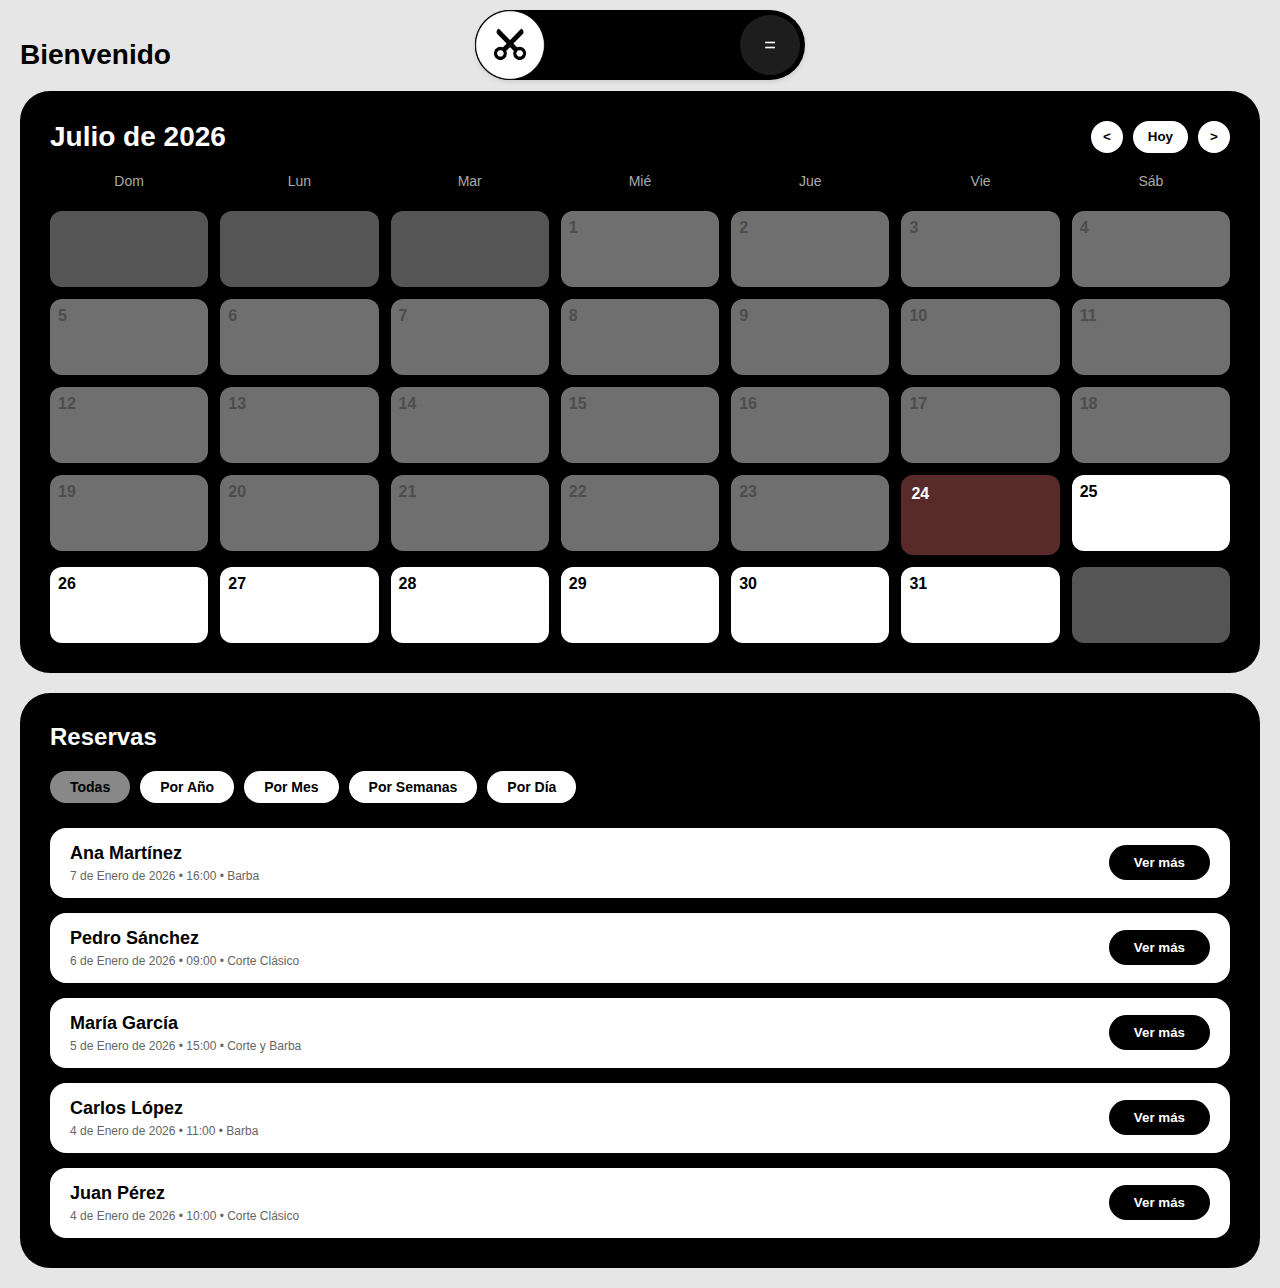
<file: pages/calender/calender.html>
<!DOCTYPE html>
<html lang="es">

<head>
    <meta charset="UTF-8">
    <meta name="viewport" content="width=device-width, initial-scale=1.0">
    <title>Harry Barber - Reservas</title>
    <link rel="stylesheet" href="style.css">
    <!-- Using a generic font for now, ideally would link Google Fonts -->
    <link href="https://fonts.googleapis.com/css2?family=Inter:wght@400;600;800&display=swap" rel="stylesheet">
    <link href="https://fonts.googleapis.com/css2?family=Material+Symbols+Outlined" rel="stylesheet">
</head>

<body>

    <div class="main-wrapper">
        <!-- Navbar -->
        <nav class="navbar">
            <img class="logo-navbar" src="/images/logo/logo.png" alt="Harry Barber Logo">
            <button class="btn-modal" onclick="modal.showModal()">=</button>
        </nav>

        <!-- Modal Menu -->
        <dialog class="modal-dialog-content" id="modal">
            <button class="btn-close" onclick="modal.close()">
                <span class="material-symbols-outlined">chevron_right</span>
            </button>
            <h3 class="title-modal">Opciones</h3>
            <a href="/pages/tipos-corte/tipos-corte.html" class="option">Cortes</a>
            <a href="/pages/historial/story.html" class="option">Historial</a>
            <a href="/pages/promociones/promociones.html" class="option">Promociones</a>
            <a href="/pages/calender/calender.html" class="option">Calendario</a>
        </dialog>

        <!-- Welcome Title -->
        <h1 class="welcome-title">Bienvenido</h1>

        <!-- Calendar Section -->
        <section class="calendar-section">
            <div class="calendar-header">
                <h2 id="monthYearDisplay">Noviembre de 2025</h2>
                <div class="month-nav">
                    <button class="nav-btn">&lt;</button>
                    <button class="current-btn">Hoy</button>
                    <button class="nav-btn">&gt;</button>
                </div>
            </div>

            <div class="calendar-grid" id="calendarGrid">
                <!-- Grid generated by JS -->
            </div>
        </section>

        <!-- Reservations Section -->
        <section class="reservations-section">
            <h2 class="section-title">Reservas</h2>

            <div class="filters-wrapper">
                <button class="glass-btn" id="scrollLeft">&lt;</button>
                <div class="filter-pills" id="filterContainer">
                    <button class="pill active">Todas</button>
                    <button class="pill">Por Año</button>
                    <button class="pill">Por Mes</button>
                    <button class="pill">Por Semanas</button>
                    <button class="pill">Por Día</button>
                    <!-- Extra filters to demonstrate carousel scroll -->
                    <!-- <button class="pill">Pendientes</button>
                    <button class="pill">Confirmadas</button>
                    <button class="pill">Canceladas</button>
                    <button class="pill">Historial</button> -->
                </div>
                <button class="glass-btn" id="scrollRight">&gt;</button>
            </div>

            <!-- Dynamic Reservations List -->
            <div id="reservationsList">
                <!-- Reservations will be rendered here by JavaScript -->
            </div>
        </section>
    </div>

    <!-- Modern Booking Modal -->
    <div id="bookingModal" class="modal-overlay">
        <div class="modal-content">
            <div id="closeModal" class="close-modal">&times;</div>
            <h2 class="modal-title">Nueva Reserva</h2>

            <form id="bookingForm" class="form-grid">
                <!-- Date & Time Row -->
                <div style="display: flex; gap: 15px;">
                    <div class="form-group" style="flex: 1;">
                        <label class="form-label">Fecha</label>
                        <input type="text" id="dateInput" class="form-input readonly" readonly>
                    </div>
                    <div class="form-group" style="flex: 1;">
                        <label class="form-label">Hora</label>
                        <select id="timeInput" class="form-select" required>
                            <option value="" disabled selected>Elegir hora</option>
                            <option value="09:00">09:00 AM</option>
                            <option value="10:00">10:00 AM</option>
                            <option value="11:00">11:00 AM</option>
                            <option value="12:00">12:00 PM</option>
                            <option value="13:00">01:00 PM</option>
                            <option value="14:00">02:00 PM</option>
                            <option value="15:00">03:00 PM</option>
                            <option value="16:00">04:00 PM</option>
                            <option value="17:00">05:00 PM</option>
                            <option value="18:00">06:00 PM</option>
                            <option value="19:00">07:00 PM</option>
                            <option value="20:00">08:00 PM</option>
                        </select>
                    </div>
                </div>

                <!-- Personal Info -->
                <div class="form-group">
                    <label class="form-label">Nombre Completo</label>
                    <input type="text" id="nameInput" class="form-input" placeholder="Ej: Juan Pérez" required>
                </div>

                <div class="form-group">
                    <label class="form-label">WhatsApp</label>
                    <input type="tel" id="whatsappInput" class="form-input" placeholder="Ej: 999 888 777" required>
                </div>

                <!-- Service Details -->
                <div class="form-group">
                    <label class="form-label">Tipo de Corte</label>
                    <select id="cutTypeInput" class="form-select" required>
                        <option value="" disabled selected>Seleccionar servicio</option>
                        <option value="clasico">Corte Clásico</option>
                        <option value="degradado">Degradado / Fade</option>
                        <option value="barba">Diseño de Barba</option>
                        <option value="completo">Corte + Barba</option>
                        <option value="premium">Servicio Premium</option>
                    </select>
                </div>

                <div class="form-group">
                    <label class="form-label">Método de Pago</label>
                    <select id="paymentInput" class="form-select" required>
                        <option value="" disabled selected>Seleccionar pago</option>
                        <option value="yape">Yape</option>
                        <option value="plin">Plin</option>
                        <option value="efectivo">Efectivo</option>
                        <option value="tarjeta">Tarjeta</option>
                    </select>
                </div>

                <!-- Actions -->
                <div class="form-actions">
                    <button type="button" id="cancelBtn" class="btn-cancel">Cancelar</button>
                    <button type="submit" class="btn-submit">Confirmar Reserva</button>
                </div>
            </form>
        </div>
    </div>

    <!-- Details Modal -->
    <div id="detailsModal" class="modal-overlay">
        <div class="details-modal-content">
            <div id="closeDetailsModal" class="close-modal">&times;</div>
            <h2 class="modal-title">Detalles de Reserva</h2>

            <div class="details-grid">
                <div class="detail-item">
                    <div class="detail-label">Cliente</div>
                    <div class="detail-value" id="detail-nombre">-</div>
                </div>

                <div class="detail-item">
                    <div class="detail-label">Fecha</div>
                    <div class="detail-value" id="detail-fecha">-</div>
                </div>

                <div class="detail-item">
                    <div class="detail-label">Hora</div>
                    <div class="detail-value" id="detail-hora">-</div>
                </div>

                <div class="detail-item">
                    <div class="detail-label">Servicio</div>
                    <div class="detail-value" id="detail-corte">-</div>
                </div>

                <div class="detail-item">
                    <div class="detail-label">Método de Pago</div>
                    <div class="detail-value" id="detail-pago">-</div>
                </div>

                <div class="detail-item">
                    <div class="detail-label">WhatsApp</div>
                    <div class="detail-value" id="detail-whatsapp">-</div>
                </div>
            </div>

            <div class="details-actions">
                <button class="btn-close-details" onclick="closeDetailsModal()">Cerrar</button>
            </div>
        </div>
    </div>

    <script src="script.js"></script>
</body>

</html>
</file>
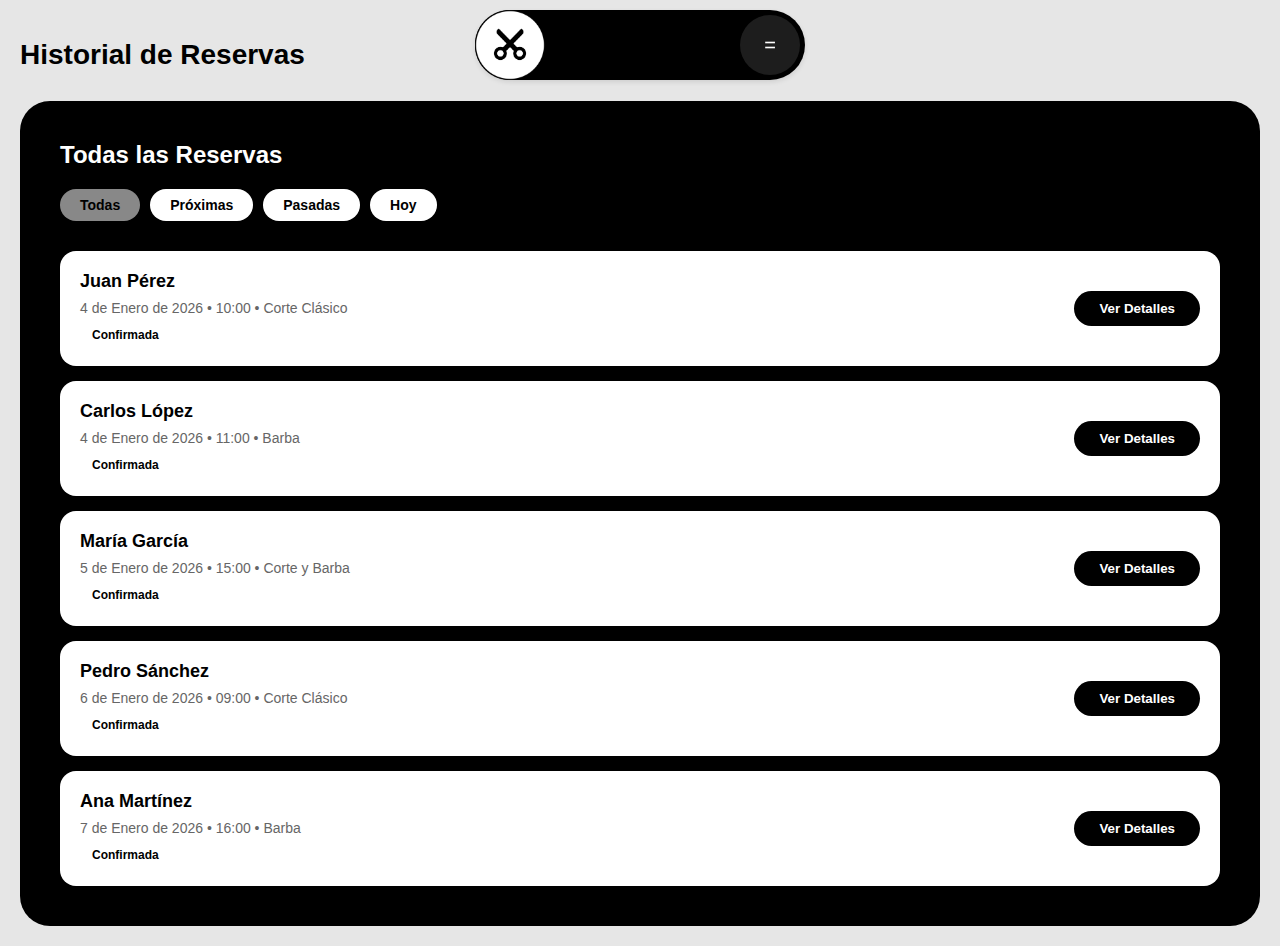
<file: pages/historial/story.html>
<!DOCTYPE html>
<html lang="es">

<head>
    <meta charset="UTF-8">
    <meta name="viewport" content="width=device-width, initial-scale=1.0">
    <title>Historial - Harry Barber</title>
    <link rel="stylesheet" href="style.css">
    <link href="https://fonts.googleapis.com/css2?family=Inter:wght@400;600;800&display=swap" rel="stylesheet">
    <link href="https://fonts.googleapis.com/css2?family=Material+Symbols+Outlined" rel="stylesheet">
</head>

<body>

    <!-- Navbar -->
    <nav class="navbar">
        <img class="logo-navbar" src="/images/logo/logo.png" alt="Harry Barber Logo">
        <button class="btn-modal" onclick="modal.showModal()">=</button>
    </nav>

    <!-- Modal Menu -->
    <dialog class="modal-dialog-content" id="modal">
        <button class="btn-close" onclick="modal.close()">
            <span class="material-symbols-outlined">chevron_right</span>
        </button>
        <h3 class="title-modal">Opciones</h3>
        <a href="/pages/tipos-corte/tipos-corte.html" class="option">Cortes</a>
        <a href="/pages/historial/story.html" class="option">Historial</a>
        <a href="/pages/promociones/promociones.html" class="option">Promociones</a>
        <a href="/pages/calender/calender.html" class="option">Calendario</a>
    </dialog>
    <div class="main-wrapper">


        <!-- Welcome Title -->
        <h1 class="welcome-title">Historial de Reservas</h1>

        <!-- History Section -->
        <section class="history-section">
            <h2 class="section-title">Todas las Reservas</h2>

            <!-- Filter Pills -->
            <div class="filter-pills">
                <button class="pill active" data-filter="all">Todas</button>
                <button class="pill" data-filter="upcoming">Próximas</button>
                <button class="pill" data-filter="past">Pasadas</button>
                <button class="pill" data-filter="today">Hoy</button>
            </div>

            <!-- Reservations List -->
            <div id="historyList" class="history-list">
                <!-- Reservations will be loaded here -->
            </div>
        </section>
    </div>

    <!-- Details Modal -->
    <div id="detailsModal" class="modal-overlay">
        <div class="details-modal-content">
            <div id="closeDetailsModal" class="close-modal">&times;</div>
            <h2 class="modal-title">Detalles de Reserva</h2>

            <div class="details-grid">
                <div class="detail-item">
                    <div class="detail-label">Cliente</div>
                    <div class="detail-value" id="detail-nombre">-</div>
                </div>

                <div class="detail-item">
                    <div class="detail-label">Fecha</div>
                    <div class="detail-value" id="detail-fecha">-</div>
                </div>

                <div class="detail-item">
                    <div class="detail-label">Hora</div>
                    <div class="detail-value" id="detail-hora">-</div>
                </div>

                <div class="detail-item">
                    <div class="detail-label">Servicio</div>
                    <div class="detail-value" id="detail-corte">-</div>
                </div>

                <div class="detail-item">
                    <div class="detail-label">Método de Pago</div>
                    <div class="detail-value" id="detail-pago">-</div>
                </div>

                <div class="detail-item">
                    <div class="detail-label">WhatsApp</div>
                    <div class="detail-value" id="detail-whatsapp">-</div>
                </div>

                <div class="detail-item">
                    <div class="detail-label">Estado</div>
                    <div class="detail-value" id="detail-status">-</div>
                </div>

                <div class="detail-item">
                    <div class="detail-label">Estado de Pago</div>
                    <div class="detail-value" id="detail-pago-status">-</div>
                </div>
            </div>

            <div class="details-actions">
                <button class="btn-close-details" onclick="closeDetailsModal()">Cerrar</button>
            </div>
        </div>
    </div>

    <script src="script.js"></script>
</body>

</html>
</file>
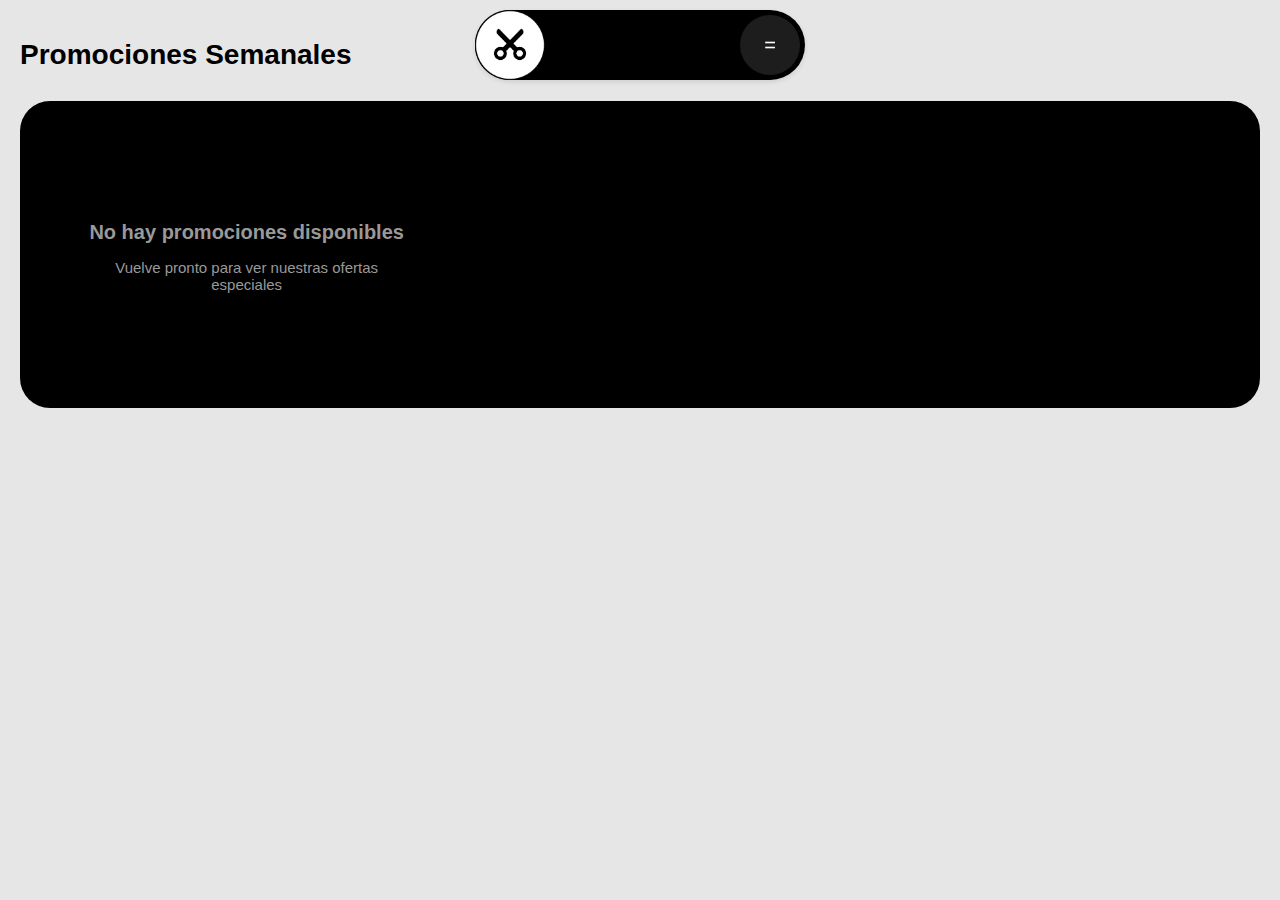
<file: pages/promociones/promociones.html>
<!DOCTYPE html>
<html lang="es">

<head>
    <meta charset="UTF-8">
    <meta name="viewport" content="width=device-width, initial-scale=1.0">
    <title>Promociones - Harry Barber</title>
    <link rel="stylesheet" href="style.css">
    <link href="https://fonts.googleapis.com/css2?family=Inter:wght@400;600;800&display=swap" rel="stylesheet">
    <link href="https://fonts.googleapis.com/css2?family=Material+Symbols+Outlined" rel="stylesheet">
</head>

<body>
    <div class="main-wrapper">
        <!-- Navbar -->
        <nav class="navbar">
            <img class="logo-navbar" src="/images/logo/logo.png" alt="Harry Barber Logo">
            <button class="btn-modal" onclick="modal.showModal()">=</button>
        </nav>

        <!-- Modal Menu -->
        <dialog class="modal-dialog-content" id="modal">
            <button class="btn-close" onclick="modal.close()">
                <span class="material-symbols-outlined">chevron_right</span>
            </button>
            <h3 class="title-modal">Opciones</h3>
            <a href="/pages/tipos-corte/tipos-corte.html" class="option">Cortes</a>
            <a href="/pages/historial/story.html" class="option">Historial</a>
            <a href="/pages/promociones/promociones.html" class="option">Promociones</a>
            <a href="/pages/calender/calender.html" class="option">Calendario</a>
        </dialog>

        <!-- Welcome Title -->
        <h1 class="welcome-title">Promociones Semanales</h1>

        <!-- Promotions Section -->
        <section class="promotions-section">
            <div id="promotionsContainer" class="promotions-grid">
                <!-- Promotions will be loaded here -->
            </div>
        </section>
    </div>

    <!-- Booking Modal for Promotions -->
    <div id="bookingModal" class="modal-overlay">
        <div class="modal-content">
            <div id="closeModal" class="close-modal">&times;</div>
            <h2 class="modal-title">Reservar Promoción</h2>

            <form id="bookingForm" class="form-grid">
                <!-- Promo & Date Row -->
                <div class="form-group">
                    <label class="form-label">Promoción Seleccionada</label>
                    <input type="text" id="promoInput" class="form-input readonly" readonly>
                </div>

                <div style="display: flex; gap: 15px;">
                    <div class="form-group" style="flex: 1;">
                        <label class="form-label">Fecha</label>
                        <input type="date" id="dateInput" class="form-input" required>
                    </div>
                    <div class="form-group" style="flex: 1;">
                        <label class="form-label">Hora</label>
                        <select id="timeInput" class="form-select" required>
                            <option value="" disabled selected>Elegir hora</option>
                            <option value="09:00">09:00 AM</option>
                            <option value="10:00">10:00 AM</option>
                            <option value="11:00">11:00 AM</option>
                            <option value="12:00">12:00 PM</option>
                            <option value="13:00">01:00 PM</option>
                            <option value="14:00">02:00 PM</option>
                            <option value="15:00">03:00 PM</option>
                            <option value="16:00">04:00 PM</option>
                            <option value="17:00">05:00 PM</option>
                            <option value="18:00">06:00 PM</option>
                            <option value="19:00">07:00 PM</option>
                            <option value="20:00">08:00 PM</option>
                        </select>
                    </div>
                </div>

                <!-- Personal Info -->
                <div class="form-group">
                    <label class="form-label">Nombre Completo</label>
                    <input type="text" id="nameInput" class="form-input" placeholder="Ej: Juan Pérez" required>
                </div>

                <div class="form-group">
                    <label class="form-label">WhatsApp</label>
                    <input type="tel" id="whatsappInput" class="form-input" placeholder="Ej: 999 888 777" required>
                </div>

                <div class="form-group">
                    <label class="form-label">Método de Pago</label>
                    <select id="paymentInput" class="form-select" required>
                        <option value="" disabled selected>Seleccionar pago</option>
                        <option value="yape">Yape</option>
                        <option value="plin">Plin</option>
                        <option value="efectivo">Efectivo</option>
                        <option value="tarjeta">Tarjeta</option>
                    </select>
                </div>

                <!-- Actions -->
                <div class="form-actions">
                    <button type="button" id="cancelBtn" class="btn-cancel">Cancelar</button>
                    <button type="submit" class="btn-submit">Confirmar Reserva</button>
                </div>
            </form>
        </div>
    </div>

    <script src="script.js"></script>
</body>

</html>
</file>
<file: css/modern-minimalist.css>
/* Modern Minimalist Black & White Theme */
:root {
    --black: #000000;
    --white: #ffffff;
    --light-gray: #f5f5f5;
    --medium-gray: #e0e0e0;
    --dark-gray: #333333;
    --border-radius-sm: 15px;
    --border-radius-md: 25px;
    --border-radius-lg: 35px;
    --btn-height: 45px;
    --transition-speed: 0.3s;
    --shadow-light: 0 4px 20px rgba(0, 0, 0, 0.08);
    --shadow-medium: 0 8px 30px rgba(0, 0, 0, 0.12);
    --shadow-heavy: 0 15px 50px rgba(0, 0, 0, 0.15);
}

* {
    margin: 0;
    padding: 0;
    box-sizing: border-box;
}

body {
    font-family: 'Inter', -apple-system, BlinkMacSystemFont, 'Segoe UI', Roboto, sans-serif;
    background: #000000;
    color: var(--black);
    line-height: 1.6;
    overflow-x: hidden;
}

/* Navbar - Fixed with Liquid Glass Effect */
.navbar {
    position: fixed;
    top: 20px;
    left: 50%;
    transform: translateX(-50%);
    width: 400px;
    height: 65px;
    display: flex;
    justify-content: space-between;
    align-items: center;
    padding: 0 30px;
    background: rgba(255, 255, 255, 0.85);
    backdrop-filter: blur(30px) saturate(180%);
    -webkit-backdrop-filter: blur(30px) saturate(180%);
    border: 1px solid rgba(255, 255, 255, 0.3);
    border-radius: var(--border-radius-lg);
    box-shadow: 
        0 8px 32px rgba(0, 0, 0, 0.1),
        inset 0 0 0 1px rgba(255, 255, 255, 0.2);
    z-index: 1000;
    transition: all var(--transition-speed) ease;
}

.navbar:hover {
    box-shadow: var(--shadow-heavy);
    transform: translateX(-50%) translateY(-2px);
}

.logo {
    width: 60px;
    height: auto;
    border-radius: var(--border-radius-sm);
    transition: transform var(--transition-speed) ease;
}

.logo:hover {
    transform: scale(1.05);
}

.btn-nav {
    height: var(--btn-height);
    padding: 0 25px;
    border: none;
    border-radius: var(--border-radius-lg);
    background: var(--black);
    color: var(--white);
    font-weight: 600;
    font-size: 15px;
    cursor: pointer;
    transition: all var(--transition-speed) ease;
    display: flex;
    align-items: center;
    justify-content: center;
    text-decoration: none;
    box-shadow: var(--shadow-light);
}

.btn-nav:hover {
    background: var(--dark-gray);
    transform: translateY(-3px);
    box-shadow: var(--shadow-medium);
    color: var(--white);
}

.btn-nav:nth-child(2) {
    margin-right: 10px;
}

/* Mobile Menu Toggle Button - Base Styles */
.menu-toggle {
    display: none; /* Hidden by default, shown only on mobile */
    width: 45px;
    height: 45px;
    background: var(--black);
    border: none;
    border-radius: var(--border-radius-lg);
    cursor: pointer;
    flex-direction: column;
    justify-content: center;
    align-items: center;
    gap: 4px;
    transition: all var(--transition-speed) ease;
    box-shadow: var(--shadow-light);
}

.menu-toggle span {
    width: 20px;
    height: 2px;
    background: var(--white);
    border-radius: 2px;
    transition: all 0.3s ease;
}

.menu-toggle:hover {
    background: var(--dark-gray);
    transform: translateY(-2px);
    box-shadow: var(--shadow-medium);
}

.menu-toggle.active span:nth-child(1) {
    transform: rotate(45deg) translate(5px, 5px);
}

.menu-toggle.active span:nth-child(2) {
    opacity: 0;
}

.menu-toggle.active span:nth-child(3) {
    transform: rotate(-45deg) translate(5px, -5px);
}

/* PIN Modal - Modern Glass Design */
.pin-modal {
    position: fixed;
    top: 0;
    left: 0;
    width: 100%;
    height: 100%;
    background: rgba(0, 0, 0, 0.5);
    backdrop-filter: blur(10px);
    display: none;
    justify-content: center;
    align-items: center;
    z-index: 9999;
    animation: fadeIn 0.3s ease;
}

@keyframes fadeIn {
    from { opacity: 0; }
    to { opacity: 1; }
}

.pin-modal-content {
    background: var(--white);
    padding: 50px 40px;
    border-radius: var(--border-radius-lg);
    text-align: center;
    width: 90%;
    max-width: 450px;
    box-shadow: var(--shadow-heavy);
    position: relative;
    animation: slideUp 0.3s ease;
    border: 1px solid rgba(0, 0, 0, 0.05);
}

@keyframes slideUp {
    from {
        transform: translateY(30px);
        opacity: 0;
    }
    to {
        transform: translateY(0);
        opacity: 1;
    }
}

.modal-header {
    position: absolute;
    top: 0;
    left: 0;
    width: 100%;
    height: 6px;
    background: linear-gradient(90deg, var(--black), #333);
    border-radius: var(--border-radius-lg) var(--border-radius-lg) 0 0;
}

.modal-title {
    margin-bottom: 15px;
    font-weight: 800;
    font-size: 28px;
    color: var(--black);
}

.modal-subtitle {
    margin-bottom: 30px;
    color: #666;
    font-size: 16px;
}

.pin-inputs {
    display: flex;
    gap: 15px;
    justify-content: center;
    margin: 40px 0;
}

.pin-digit {
    width: 65px;
    height: 80px;
    border: 2px solid var(--medium-gray);
    border-radius: var(--border-radius-md);
    font-size: 32px;
    text-align: center;
    font-weight: 800;
    background: var(--light-gray);
    transition: all var(--transition-speed) ease;
}

.pin-digit:focus {
    outline: none;
    border-color: var(--black);
    background: var(--white);
    box-shadow: 0 0 0 4px rgba(0, 0, 0, 0.1);
    transform: scale(1.05);
}

.btn-pin {
    height: var(--btn-height);
    width: 100%;
    background: var(--black);
    color: var(--white);
    border: none;
    border-radius: var(--border-radius-lg);
    font-weight: 700;
    font-size: 16px;
    cursor: pointer;
    transition: all var(--transition-speed) ease;
    box-shadow: var(--shadow-light);
    margin-top: 20px;
}

.btn-pin:hover {
    background: var(--dark-gray);
    transform: translateY(-3px);
    box-shadow: var(--shadow-medium);
}

.modal-error {
    color: #ef4444;
    margin-top: 20px;
    font-weight: 600;
    font-size: 14px;
    display: none;
    animation: shake 0.5s ease;
}

@keyframes shake {
    0%, 100% { transform: translateX(0); }
    25% { transform: translateX(-5px); }
    75% { transform: translateX(5px); }
}

.btn-cancel-modal {
    background: none;
    border: none;
    margin-top: 15px;
    color: #999;
    cursor: pointer;
    font-size: 14px;
    transition: color var(--transition-speed) ease;
}

.btn-cancel-modal:hover {
    color: var(--black);
}

/* Hero Section */
.container {
    position: relative;
    height: 100vh;
    display: flex;
    align-items: center;
    justify-content: center;
    overflow: hidden;
    padding-top: 100px;
}

.image-fondo {
    position: absolute;
    top: 0;
    left: 0;
    width: 100%;
    height: 100%;
    object-fit: cover;
    z-index: -1;
    opacity: 0.8;
    filter: brightness(1.1) contrast(1.05);
}

.card-content-glass {
    background: rgba(255, 255, 255, 0.9);
    backdrop-filter: blur(20px);
    border-radius: var(--border-radius-lg);
    padding: 60px 50px;
    text-align: center;
    max-width: 700px;
    width: 90%;
    box-shadow: var(--shadow-heavy);
    border: 1px solid rgba(0, 0, 0, 0.05);
    animation: floatIn 1s ease-out;
    transition: all var(--transition-speed) ease;
}

@keyframes floatIn {
    from {
        opacity: 0;
        transform: translateY(30px);
    }
    to {
        opacity: 1;
        transform: translateY(0);
    }
}

.card-content-glass:hover {
    transform: translateY(-10px);
    box-shadow: 0 20px 60px rgba(0, 0, 0, 0.2);
}

.title-container {
    margin-bottom: 30px;
}

.word-group {
    display: inline-block;
}

.title-content {
    font-size: 3.5rem;
    font-weight: 800;
    background: linear-gradient(135deg, var(--black) 0%, var(--dark-gray) 100%);
    -webkit-background-clip: text;
    -webkit-text-fill-color: transparent;
    background-clip: text;
    margin-bottom: 20px;
    line-height: 1.2;
}

.text-content {
    font-size: 1.2rem;
    color: #555;
    margin-bottom: 25px;
    max-width: 600px;
    margin-left: auto;
    margin-right: auto;
}

.text-content-2 {
    font-size: 1.3rem;
    font-weight: 700;
    color: var(--black);
}

/* Features Section */
.card-content-glass-section-1 {
    display: flex;
    justify-content: center;
    gap: 30px;
    padding: 80px 20px;
    flex-wrap: wrap;
}

.card-feature {
    background: var(--black);
    color: var(--white);
    width: 350px;
    border-radius: var(--border-radius-lg);
    padding: 50px 35px;
    text-align: center;
    box-shadow: var(--shadow-medium);
    transition: all var(--transition-speed) ease;
    border: 1px solid rgba(255, 255, 255, 0.1);
}

.card-feature:hover {
    transform: translateY(-15px);
    box-shadow: var(--shadow-heavy);
}

.card-text {
    font-size: 1.8rem;
    font-weight: 700;
    margin-bottom: 20px;
    line-height: 1.3;
}

.subtitle-card {
    font-size: 1.1rem;
    color: #ccc;
    line-height: 1.6;
}

/* Map Section */
.section-mapa {
    padding: 80px 20px;
    margin: 0 20px;
    background: var(--white);
    border-radius: var(--border-radius-lg);
    box-shadow: var(--shadow-light);
    text-align: center;
}

.mapa-title {
    font-size: 3rem;
    font-weight: 800;
    color: var(--black);
    margin-bottom: 40px;
    position: relative;
    display: inline-block;
}

.mapa-title::after {
    content: '';
    position: absolute;
    bottom: -10px;
    left: 50%;
    transform: translateX(-50%);
    width: 80px;
    height: 4px;
    background: linear-gradient(90deg, var(--black), var(--dark-gray));
    border-radius: 2px;
}

.mapa-barber {
    max-width: 1000px;
    margin: 0 auto;
}

.mapa-ja {
    border-radius: var(--border-radius-lg);
    width: 100%;
    height: 450px;
    border: 2px solid var(--medium-gray);
    box-shadow: var(--shadow-light);
    transition: all var(--transition-speed) ease;
}

.mapa-ja:hover {
    border-color: var(--black);
    box-shadow: var(--shadow-medium);
}

/* Footer - Minimalist Modern */
.footer {
    padding: 60px 30px;
    margin: 50px 20px 30px;
    background: var(--black);
    color: var(--white);
    border-radius: var(--border-radius-lg);
    text-align: center;
    box-shadow: var(--shadow-medium);
}

.footer-logo {
    display: flex;
    flex-direction: column;
    align-items: center;
    margin-bottom: 25px;
}

.footer-logo-img {
    width: 80px;
    height: auto;
    margin-bottom: 15px;
    border-radius: var(--border-radius-sm);
    transition: transform var(--transition-speed) ease;
}

.footer-logo-img:hover {
    transform: scale(1.1);
}

.footer-logo-text {
    font-size: 1.8rem;
    font-weight: 800;
    letter-spacing: 1px;
}

.footer-quote {
    font-size: 1.2rem;
    font-style: italic;
    color: #aaa;
    margin-bottom: 40px;
    max-width: 600px;
    margin-left: auto;
    margin-right: auto;
}

.redes-sociales {
    display: flex;
    justify-content: center;
    gap: 25px;
    margin-bottom: 30px;
}

.redes-sociales-link {
    display: flex;
    align-items: center;
    gap: 10px;
    color: #aaa;
    text-decoration: none;
    font-size: 1rem;
    font-weight: 500;
    padding: 12px 20px;
    border-radius: var(--border-radius-md);
    transition: all var(--transition-speed) ease;
    border: 1px solid rgba(255, 255, 255, 0.1);
}

.redes-sociales-link:hover {
    color: var(--white);
    background: rgba(255, 255, 255, 0.1);
    transform: translateY(-3px);
    border-color: rgba(255, 255, 255, 0.2);
}

.footer-copyright {
    font-size: 0.9rem;
    color: #777;
    font-weight: 500;
    letter-spacing: 0.5px;
}

/* Mobile Menu Modal */
.mobile-menu-modal {
    position: fixed;
    top: 0;
    left: 0;
    width: 100%;
    height: 100%;
    background: rgba(0, 0, 0, 0.5);
    backdrop-filter: blur(10px);
    display: none;
    justify-content: center;
    align-items: center;
    z-index: 9999;
    animation: fadeIn 0.3s ease;
}

.mobile-menu-content {
    background: var(--white);
    border-radius: var(--border-radius-lg);
    padding: 30px;
    width: 90%;
    max-width: 280px;
    box-shadow: var(--shadow-heavy);
    text-align: center;
    animation: slideUp 0.3s ease;
    border: 1px solid rgba(0, 0, 0, 0.05);
}

.mobile-menu-title {
    font-size: 1.5rem;
    font-weight: 700;
    margin-bottom: 25px;
    color: var(--black);
}

.mobile-menu-options {
    display: flex;
    flex-direction: column;
    gap: 15px;
}

.mobile-menu-btn {
    height: 45px;
    padding: 0 20px;
    border: none;
    border-radius: var(--border-radius-lg);
    background: var(--black);
    color: var(--white);
    font-weight: 600;
    font-size: 16px;
    cursor: pointer;
    transition: all var(--transition-speed) ease;
    display: flex;
    align-items: center;
    justify-content: center;
    text-decoration: none;
    box-shadow: var(--shadow-light);
}

.mobile-menu-btn:hover {
    background: var(--dark-gray);
    transform: translateY(-3px);
    box-shadow: var(--shadow-medium);
}

.mobile-menu-close {
    margin-top: 20px;
    background: none;
    border: none;
    color: #999;
    font-size: 14px;
    cursor: pointer;
    transition: color var(--transition-speed) ease;
}

.mobile-menu-close:hover {
    color: var(--black);
}

/* Responsive Design */
@media (max-width: 1024px) {
    .card-content-glass-section-1 {
        flex-direction: column;
        align-items: center;
    }
    
    .card-feature {
        width: 90%;
        max-width: 400px;
    }
    
    .title-content {
        font-size: 2.8rem;
    }
    
    .mapa-title {
        font-size: 2.5rem;
    }
}

@media (max-width: 768px) {
    .navbar {
        width: 90%;
        max-width: 350px;
        padding: 0 25px;
        height: 60px;
    }
    
    .btn-nav {
        padding: 0 20px;
        font-size: 14px;
    }
    
    .card-content-glass {
        padding: 40px 30px;
        width: 95%;
    }
    
    .title-content {
        font-size: 2.2rem;
    }
    
    .text-content {
        font-size: 1rem;
    }
    
    .text-content-2 {
        font-size: 1.1rem;
    }
    
    .card-feature {
        padding: 40px 25px;
        width: 95%;
    }
    
    .card-text {
        font-size: 1.5rem;
    }
    
    .mapa-title {
        font-size: 2rem;
    }
    
    .section-mapa {
        padding: 50px 15px;
        margin: 0 15px;
    }
    
    .mapa-ja {
        height: 300px;
    }
    
    .footer {
        padding: 40px 20px;
        margin: 30px 15px 20px;
    }
    
    .redes-sociales {
        flex-direction: column;
        align-items: center;
        gap: 15px;
    }
    
    .redes-sociales-link {
        width: 200px;
        justify-content: center;
    }
}

@media (max-width: 480px) {
    .navbar {
        width: 95%;
        max-width: 300px;
        top: 15px;
        padding: 0 15px;
        justify-content: space-between;
    }
    
    .navbar .btn-nav {
        display: none;
    }
    
    .menu-toggle {
        display: flex; /* Show menu toggle on mobile */
    }
    
    .title-content {
        font-size: 1.8rem;
    }
    
    .pin-modal-content {
        padding: 40px 25px;
        width: 95%;
    }
    
    .pin-inputs {
        gap: 10px;
        margin: 30px 0;
    }
    
    .pin-digit {
        width: 55px;
        height: 70px;
        font-size: 28px;
    }
    
    .card-content-glass {
        padding: 30px 20px;
    }
    
    .card-feature {
        padding: 30px 20px;
    }
    
    .mapa-title {
        font-size: 1.6rem;
    }
}
</file>
<file: css/style.css>
/* Modern Minimalist Black & White Theme */
:root {
    --black: #000000;
    --white: #ffffff;
    --light-gray: #f5f5f5;
    --medium-gray: #e0e0e0;
    --dark-gray: #333333;
    --border-radius-sm: 15px;
    --border-radius-md: 25px;
    --border-radius-lg: 35px;
    --btn-height: 45px;
    --transition-speed: 0.3s;
    --shadow-light: 0 4px 20px rgba(0, 0, 0, 0.08);
    --shadow-medium: 0 8px 30px rgba(0, 0, 0, 0.12);
    --shadow-heavy: 0 15px 50px rgba(0, 0, 0, 0.15);
}

* {
    margin: 0;
    padding: 0;
    box-sizing: border-box;
}

body {
    font-family: 'Inter', -apple-system, BlinkMacSystemFont, 'Segoe UI', Roboto, sans-serif;
    background: #000000;
    color: var(--black);
    line-height: 1.6;
    overflow-x: hidden;
}

/* Navbar - Fixed with Liquid Glass Effect */
.navbar {
    position: fixed;
    top: 20px;
    left: 50%;
    transform: translateX(-50%);
    width: 400px;
    height: 65px;
    display: flex;
    justify-content: space-between;
    align-items: center;
    padding: 0 30px;
    background: rgba(255, 255, 255, 0.85);
    backdrop-filter: blur(30px) saturate(180%);
    -webkit-backdrop-filter: blur(30px) saturate(180%);
    border: 1px solid rgba(255, 255, 255, 0.3);
    border-radius: var(--border-radius-lg);
    box-shadow: 
        0 8px 32px rgba(0, 0, 0, 0.1),
        inset 0 0 0 1px rgba(255, 255, 255, 0.2);
    z-index: 1000;
    transition: all var(--transition-speed) ease;
}

.navbar:hover {
    box-shadow: var(--shadow-heavy);
    transform: translateX(-50%) translateY(-2px);
}

.logo {
    width: 60px;
    height: auto;
    border-radius: var(--border-radius-sm);
    transition: transform var(--transition-speed) ease;
}

.logo:hover {
    transform: scale(1.05);
}

.btn-nav {
    height: var(--btn-height);
    padding: 0 25px;
    border: none;
    border-radius: var(--border-radius-lg);
    background: var(--black);
    color: var(--white);
    font-weight: 600;
    font-size: 15px;
    cursor: pointer;
    transition: all var(--transition-speed) ease;
    display: flex;
    align-items: center;
    justify-content: center;
    text-decoration: none;
    box-shadow: var(--shadow-light);
}

.btn-nav:hover {
    background: var(--dark-gray);
    transform: translateY(-3px);
    box-shadow: var(--shadow-medium);
    color: var(--white);
}

.btn-nav:nth-child(2) {
    margin-right: 10px;
}

/* Mobile Menu Toggle Button - Base Styles */
.menu-toggle {
    display: none; /* Hidden by default, shown only on mobile */
    width: 45px;
    height: 45px;
    background: var(--black);
    border: none;
    border-radius: var(--border-radius-lg);
    cursor: pointer;
    flex-direction: column;
    justify-content: center;
    align-items: center;
    gap: 4px;
    transition: all var(--transition-speed) ease;
    box-shadow: var(--shadow-light);
}

.menu-toggle span {
    width: 20px;
    height: 2px;
    background: var(--white);
    border-radius: 2px;
    transition: all 0.3s ease;
}

.menu-toggle:hover {
    background: var(--dark-gray);
    transform: translateY(-2px);
    box-shadow: var(--shadow-medium);
}

.menu-toggle.active span:nth-child(1) {
    transform: rotate(45deg) translate(5px, 5px);
}

.menu-toggle.active span:nth-child(2) {
    opacity: 0;
}

.menu-toggle.active span:nth-child(3) {
    transform: rotate(-45deg) translate(5px, -5px);
}

/* PIN Modal - Modern Glass Design */
.pin-modal {
    position: fixed;
    top: 0;
    left: 0;
    width: 100%;
    height: 100%;
    background: rgba(0, 0, 0, 0.5);
    backdrop-filter: blur(10px);
    display: none;
    justify-content: center;
    align-items: center;
    z-index: 9999;
    animation: fadeIn 0.3s ease;
}

@keyframes fadeIn {
    from { opacity: 0; }
    to { opacity: 1; }
}

.pin-modal-content {
    background: var(--white);
    padding: 50px 40px;
    border-radius: var(--border-radius-lg);
    text-align: center;
    width: 90%;
    max-width: 450px;
    box-shadow: var(--shadow-heavy);
    position: relative;
    animation: slideUp 0.3s ease;
    border: 1px solid rgba(0, 0, 0, 0.05);
}

@keyframes slideUp {
    from {
        transform: translateY(30px);
        opacity: 0;
    }
    to {
        transform: translateY(0);
        opacity: 1;
    }
}

.modal-header {
    position: absolute;
    top: 0;
    left: 0;
    width: 100%;
    height: 6px;
    background: linear-gradient(90deg, var(--black), #333);
    border-radius: var(--border-radius-lg) var(--border-radius-lg) 0 0;
}

.modal-title {
    margin-bottom: 15px;
    font-weight: 800;
    font-size: 28px;
    color: var(--black);
}

.modal-subtitle {
    margin-bottom: 30px;
    color: #666;
    font-size: 16px;
}

.pin-inputs {
    display: flex;
    gap: 15px;
    justify-content: center;
    margin: 40px 0;
}

.pin-digit {
    width: 65px;
    height: 80px;
    border: 2px solid var(--medium-gray);
    border-radius: var(--border-radius-md);
    font-size: 32px;
    text-align: center;
    font-weight: 800;
    background: var(--light-gray);
    transition: all var(--transition-speed) ease;
}

.pin-digit:focus {
    outline: none;
    border-color: var(--black);
    background: var(--white);
    box-shadow: 0 0 0 4px rgba(0, 0, 0, 0.1);
    transform: scale(1.05);
}

.btn-pin {
    height: var(--btn-height);
    width: 100%;
    background: var(--black);
    color: var(--white);
    border: none;
    border-radius: var(--border-radius-lg);
    font-weight: 700;
    font-size: 16px;
    cursor: pointer;
    transition: all var(--transition-speed) ease;
    box-shadow: var(--shadow-light);
    margin-top: 20px;
}

.btn-pin:hover {
    background: var(--dark-gray);
    transform: translateY(-3px);
    box-shadow: var(--shadow-medium);
}

.modal-error {
    color: #ef4444;
    margin-top: 20px;
    font-weight: 600;
    font-size: 14px;
    display: none;
    animation: shake 0.5s ease;
}

@keyframes shake {
    0%, 100% { transform: translateX(0); }
    25% { transform: translateX(-5px); }
    75% { transform: translateX(5px); }
}

.btn-cancel-modal {
    background: none;
    border: none;
    margin-top: 15px;
    color: #999;
    cursor: pointer;
    font-size: 14px;
    transition: color var(--transition-speed) ease;
}

.btn-cancel-modal:hover {
    color: var(--black);
}

/* Hero Section */
.container {
    position: relative;
    height: 100vh;
    display: flex;
    align-items: center;
    justify-content: center;
    overflow: hidden;
    padding-top: 100px;
}

.image-fondo {
    position: absolute;
    top: 0;
    left: 0;
    width: 100%;
    height: 100%;
    object-fit: cover;
    z-index: -1;
    opacity: 0.8;
    filter: brightness(1.1) contrast(1.05);
}

.card-content-glass {
    background: rgba(255, 255, 255, 0.9);
    backdrop-filter: blur(20px);
    border-radius: var(--border-radius-lg);
    padding: 60px 50px;
    text-align: center;
    max-width: 700px;
    width: 90%;
    box-shadow: var(--shadow-heavy);
    border: 1px solid rgba(0, 0, 0, 0.05);
    animation: floatIn 1s ease-out;
    transition: all var(--transition-speed) ease;
}

@keyframes floatIn {
    from {
        opacity: 0;
        transform: translateY(30px);
    }
    to {
        opacity: 1;
        transform: translateY(0);
    }
}

.card-content-glass:hover {
    transform: translateY(-10px);
    box-shadow: 0 20px 60px rgba(0, 0, 0, 0.2);
}

.title-container {
    margin-bottom: 30px;
}

.word-group {
    display: inline-block;
}

.title-content {
    font-size: 3.5rem;
    font-weight: 800;
    background: linear-gradient(135deg, var(--black) 0%, var(--dark-gray) 100%);
    -webkit-background-clip: text;
    -webkit-text-fill-color: transparent;
    background-clip: text;
    margin-bottom: 20px;
    line-height: 1.2;
}

.text-content {
    font-size: 1.2rem;
    color: #555;
    margin-bottom: 25px;
    max-width: 600px;
    margin-left: auto;
    margin-right: auto;
}

.text-content-2 {
    font-size: 1.3rem;
    font-weight: 700;
    color: var(--black);
}

/* Features Section */
.card-content-glass-section-1 {
    display: flex;
    justify-content: center;
    gap: 30px;
    padding: 80px 20px;
    flex-wrap: wrap;
}

.card-feature {
    background: var(--black);
    color: var(--white);
    width: 350px;
    border-radius: var(--border-radius-lg);
    padding: 50px 35px;
    text-align: center;
    box-shadow: var(--shadow-medium);
    transition: all var(--transition-speed) ease;
    border: 1px solid rgba(255, 255, 255, 0.1);
}

.card-feature:hover {
    transform: translateY(-15px);
    box-shadow: var(--shadow-heavy);
}

.card-text {
    font-size: 1.8rem;
    font-weight: 700;
    margin-bottom: 20px;
    line-height: 1.3;
}

.subtitle-card {
    font-size: 1.1rem;
    color: #ccc;
    line-height: 1.6;
}

/* Map Section */
.section-mapa {
    padding: 80px 20px;
    margin: 0 20px;
    background: var(--white);
    border-radius: var(--border-radius-lg);
    box-shadow: var(--shadow-light);
    text-align: center;
}

.mapa-title {
    font-size: 3rem;
    font-weight: 800;
    color: var(--black);
    margin-bottom: 40px;
    position: relative;
    display: inline-block;
}

.mapa-title::after {
    content: '';
    position: absolute;
    bottom: -10px;
    left: 50%;
    transform: translateX(-50%);
    width: 80px;
    height: 4px;
    background: linear-gradient(90deg, var(--black), var(--dark-gray));
    border-radius: 2px;
}

.mapa-barber {
    max-width: 1000px;
    margin: 0 auto;
}

.mapa-ja {
    border-radius: var(--border-radius-lg);
    width: 100%;
    height: 450px;
    border: 2px solid var(--medium-gray);
    box-shadow: var(--shadow-light);
    transition: all var(--transition-speed) ease;
}

.mapa-ja:hover {
    border-color: var(--black);
    box-shadow: var(--shadow-medium);
}

/* Footer - Minimalist Modern */
.footer {
    padding: 60px 30px;
    margin: 50px 20px 30px;
    background: var(--black);
    color: var(--white);
    border-radius: var(--border-radius-lg);
    text-align: center;
    box-shadow: var(--shadow-medium);
}

.footer-logo {
    display: flex;
    flex-direction: column;
    align-items: center;
    margin-bottom: 25px;
}

.footer-logo-img {
    width: 80px;
    height: auto;
    margin-bottom: 15px;
    border-radius: var(--border-radius-sm);
    transition: transform var(--transition-speed) ease;
}

.footer-logo-img:hover {
    transform: scale(1.1);
}

.footer-logo-text {
    font-size: 1.8rem;
    font-weight: 800;
    letter-spacing: 1px;
}

.footer-quote {
    font-size: 1.2rem;
    font-style: italic;
    color: #aaa;
    margin-bottom: 40px;
    max-width: 600px;
    margin-left: auto;
    margin-right: auto;
}

.redes-sociales {
    display: flex;
    justify-content: center;
    gap: 25px;
    margin-bottom: 30px;
}

.redes-sociales-link {
    display: flex;
    align-items: center;
    gap: 10px;
    color: #aaa;
    text-decoration: none;
    font-size: 1rem;
    font-weight: 500;
    padding: 12px 20px;
    border-radius: var(--border-radius-md);
    transition: all var(--transition-speed) ease;
    border: 1px solid rgba(255, 255, 255, 0.1);
}

.redes-sociales-link:hover {
    color: var(--white);
    background: rgba(255, 255, 255, 0.1);
    transform: translateY(-3px);
    border-color: rgba(255, 255, 255, 0.2);
}

.footer-copyright {
    font-size: 0.9rem;
    color: #777;
    font-weight: 500;
    letter-spacing: 0.5px;
}

/* Mobile Menu Modal */
.mobile-menu-modal {
    position: fixed;
    top: 0;
    left: 0;
    width: 100%;
    height: 100%;
    background: rgba(0, 0, 0, 0.5);
    backdrop-filter: blur(10px);
    display: none;
    justify-content: center;
    align-items: center;
    z-index: 9999;
    animation: fadeIn 0.3s ease;
}

.mobile-menu-content {
    background: var(--white);
    border-radius: var(--border-radius-lg);
    padding: 30px;
    width: 90%;
    max-width: 280px;
    box-shadow: var(--shadow-heavy);
    text-align: center;
    animation: slideUp 0.3s ease;
    border: 1px solid rgba(0, 0, 0, 0.05);
}

.mobile-menu-title {
    font-size: 1.5rem;
    font-weight: 700;
    margin-bottom: 25px;
    color: var(--black);
}

.mobile-menu-options {
    display: flex;
    flex-direction: column;
    gap: 15px;
}

.mobile-menu-btn {
    height: 45px;
    padding: 0 20px;
    border: none;
    border-radius: var(--border-radius-lg);
    background: var(--black);
    color: var(--white);
    font-weight: 600;
    font-size: 16px;
    cursor: pointer;
    transition: all var(--transition-speed) ease;
    display: flex;
    align-items: center;
    justify-content: center;
    text-decoration: none;
    box-shadow: var(--shadow-light);
}

.mobile-menu-btn:hover {
    background: var(--dark-gray);
    transform: translateY(-3px);
    box-shadow: var(--shadow-medium);
}

.mobile-menu-close {
    margin-top: 20px;
    background: none;
    border: none;
    color: #999;
    font-size: 14px;
    cursor: pointer;
    transition: color var(--transition-speed) ease;
}

.mobile-menu-close:hover {
    color: var(--black);
}

/* Responsive Design */
@media (max-width: 1024px) {
    .card-content-glass-section-1 {
        flex-direction: column;
        align-items: center;
    }
    
    .card-feature {
        width: 90%;
        max-width: 400px;
    }
    
    .title-content {
        font-size: 2.8rem;
    }
    
    .mapa-title {
        font-size: 2.5rem;
    }
}

@media (max-width: 768px) {
    .navbar {
        width: 90%;
        max-width: 350px;
        padding: 0 25px;
        height: 60px;
    }
    
    .btn-nav {
        padding: 0 20px;
        font-size: 14px;
    }
    
    .card-content-glass {
        padding: 40px 30px;
        width: 95%;
    }
    
    .title-content {
        font-size: 2.2rem;
    }
    
    .text-content {
        font-size: 1rem;
    }
    
    .text-content-2 {
        font-size: 1.1rem;
    }
    
    .card-feature {
        padding: 40px 25px;
        width: 95%;
    }
    
    .card-text {
        font-size: 1.5rem;
    }
    
    .mapa-title {
        font-size: 2rem;
    }
    
    .section-mapa {
        padding: 50px 15px;
        margin: 0 15px;
    }
    
    .mapa-ja {
        height: 300px;
    }
    
    .footer {
        padding: 40px 20px;
        margin: 30px 15px 20px;
    }
    
    .redes-sociales {
        flex-direction: column;
        align-items: center;
        gap: 15px;
    }
    
    .redes-sociales-link {
        width: 200px;
        justify-content: center;
    }
}

@media (max-width: 480px) {
    .navbar {
        width: 95%;
        max-width: 300px;
        top: 15px;
        padding: 0 15px;
        justify-content: space-between;
    }
    
    .navbar .btn-nav {
        display: none;
    }
    
    .menu-toggle {
        display: flex; /* Show menu toggle on mobile */
    }
    
    .title-content {
        font-size: 1.8rem;
    }
    
    .pin-modal-content {
        padding: 40px 25px;
        width: 95%;
    }
    
    .pin-inputs {
        gap: 10px;
        margin: 30px 0;
    }
    
    .pin-digit {
        width: 55px;
        height: 70px;
        font-size: 28px;
    }
    
    .card-content-glass {
        padding: 30px 20px;
    }
    
    .card-feature {
        padding: 30px 20px;
    }
    
    .mapa-title {
        font-size: 1.6rem;
    }
}
</file>
<file: pages/admin/style.css>
:root {
    --sidebar-bg: #000000;
    --content-bg: #f8f9fa;
    --white: #ffffff;
    --primary: #000000;
    --accent: #D4AF37;
    --text-main: #1a1a1a;
    --text-muted: #6c757d;
    --success: #10b981;
    --warning: #f59e0b;
    --danger: #ef4444;
    --border-radius: 20px;
    --card-shadow: 0 10px 30px rgba(0, 0, 0, 0.03);
    --transition: all 0.4s cubic-bezier(0.4, 0, 0.2, 1);
}

* {
    margin: 0;
    padding: 0;
    box-sizing: border-box;
    font-family: 'Inter', sans-serif;
}

body {
    background-color: var(--content-bg);
    color: var(--text-main);
    overflow-x: hidden;
}

.admin-wrapper {
    display: flex;
    min-height: 100vh;
}

/* Sidebar */
.sidebar {
    width: 280px;
    background-color: var(--sidebar-bg);
    color: var(--white);
    padding: 40px 24px;
    display: flex;
    flex-direction: column;
    position: fixed;
    height: 100vh;
    z-index: 100;
    transition: var(--transition);
}

.sidebar-header {
    display: flex;
    align-items: center;
    gap: 16px;
    margin-bottom: 60px;
}

.admin-logo {
    width: 48px;
    height: 48px;
    border-radius: 12px;
}

.sidebar-header h2 {
    font-size: 22px;
    font-weight: 800;
    letter-spacing: -0.5px;
}

.sidebar-nav {
    display: flex;
    flex-direction: column;
    gap: 8px;
}

.nav-item {
    display: flex;
    align-items: center;
    gap: 12px;
    padding: 9px 20px;
    border: none;
    background: transparent;
    
    color: #94a3b8;
    text-decoration: none;
    font-size: 15px;
    font-weight: 500;
    border-radius: 50px;
    cursor: pointer;
    transition: var(--transition);
}

.nav-item:hover {
    background-color: rgba(255, 255, 255, 0.05);
    color: var(--white);
    
}

.nav-item.active {
    background-color: var(--white);
    color: var(--primary);
    box-shadow: 0 2px 30px rgba(216, 216, 216, 0.829);
}

.nav-item span {
    font-size: 24px;
}

.logout {
    margin-top: auto;
    color: #fca5a5;
    background-color: rgba(239, 68, 68, 0.1);
}

.logout:hover {
    background-color: #ef4444;
    color: var(--white);
}

/* Main Content */
.content {
    flex: 1;
    margin-left: 440px !important;
    padding: 60px;
    transition: var(--transition);
}

.content-header {
    display: flex;
    justify-content: space-between;
    align-items: center;
    margin-bottom: 50px;
}

.content-header h1 {
    font-size: 32px;
    font-weight: 800;
    letter-spacing: -1px;
}

.user-info {
    display: flex;
    align-items: center;
    gap: 16px;
    background: var(--white);
    padding: 8px 20px 8px 8px;
    border-radius: 50px;
    box-shadow: var(--card-shadow);
}

.avatar {
    width: 44px;
    height: 44px;
    background: var(--primary);
    color: var(--white);
    border-radius: 50%;
    display: flex;
    justify-content: center;
    align-items: center;
    font-weight: 700;
    font-size: 18px;
    overflow: hidden;
    border: 2px solid #f1f5f9;
}

.avatar img {
    width: 100%;
    height: 100%;
    object-fit: cover;
}

/* Tabs Content */
.tab-content {
    display: none;
}

.tab-content.active {
    display: block;
    animation: slideIn 0.6s cubic-bezier(0.16, 1, 0.3, 1);
}

@keyframes slideIn {
    from {
        opacity: 0;
        transform: translateY(20px);
    }

    to {
        opacity: 1;
        transform: translateY(0);
    }
}

/* Stats Cards */
.stats-grid {
    display: grid;
    grid-template-columns: repeat(auto-fit, minmax(280px, 1fr));
    gap: 30px;
    margin-bottom: 50px;
}

.stat-card {
    background-color: var(--white);
    padding: 32px;
    border-radius: var(--border-radius);
    display: flex;
    align-items: center;
    gap: 24px;
    box-shadow: var(--card-shadow);
    transition: var(--transition);
    border: 1px solid rgba(0, 0, 0, 0.02);
}

.stat-card:hover {
    transform: translateY(-8px);
    box-shadow: 0 20px 40px rgba(0, 0, 0, 0.05);
}

.stat-card span {
    font-size: 32px;
    width: 64px;
    height: 64px;
    border-radius: 18px;
    display: flex;
    align-items: center;
    justify-content: center;
}

.icon-pending {
    background-color: #fff9eb;
    color: var(--warning);
}

.icon-done {
    background-color: #ecfdf5;
    color: var(--success);
}

.icon-money {
    background-color: #f8fafc;
    color: var(--primary);
}

.stat-info h3 {
    font-size: 14px;
    color: var(--text-muted);
    font-weight: 600;
    margin-bottom: 4px;
    text-transform: uppercase;
    letter-spacing: 0.5px;
}

.stat-info p {
    font-size: 28px;
    font-weight: 800;
    color: var(--primary);
}

/* Tables */
.table-container {
    background-color: var(--white);
    border-radius: var(--border-radius);
    padding: 30px;
    box-shadow: var(--card-shadow);
    overflow-x: auto;
}

.recent-reservations h2 {
    margin-bottom: 24px;
    font-size: 22px;
    font-weight: 700;
}

table {
    width: 100%;
    border-collapse: separate;
    border-spacing: 0 12px;
}

th {
    text-align: left;
    padding: 12px 20px;
    color: var(--text-muted);
    font-size: 13px;
    font-weight: 700;
    text-transform: uppercase;
    letter-spacing: 1px;
}

td {
    padding: 20px;
    background: #fdfdfd;
    font-size: 15px;
    border-top: 1px solid #f1f5f9;
    border-bottom: 1px solid #f1f5f9;
    transition: var(--transition);
}

td:first-child {
    border-left: 1px solid #f1f5f9;
    border-radius: 16px 0 0 16px;
}

td:last-child {
    border-right: 1px solid #f1f5f9;
    border-radius: 0 16px 16px 0;
}

tr:hover td {
    background: #f8fafc;
    border-color: #e2e8f0;
}

.status-badge {
    padding: 6px 14px;
    border-radius: 100px;
    font-size: 12px;
    font-weight: 700;
    text-transform: uppercase;
    letter-spacing: 0.5px;
}

.status-pendiente {
    background-color: #fffbeb;
    color: #b45309;
}

.status-atendido {
    background-color: #ecfdf5;
    color: #047857;
}

.status-pagado {
    background-color: #f0fdf4;
    color: #15803d;
}

/* Action Bar */
.action-bar,
.filters-bar {
    display: flex;
    justify-content: space-between;
    align-items: center;
    margin-bottom: 30px;
    gap: 20px;
}

.filters-bar input,
.filters-bar select {
    padding: 12px 25px;
    border: 1px solid #e2e8f0;
    border-radius: 20px;
    font-size: 11px;
    transition: var(--transition);
    background: var(--white);
}

.filters-bar input:focus {
    outline: none;
    border-color: var(--primary);
    box-shadow: 0 0 0 4px rgba(0, 0, 0, 0.05);
}

.btn-primary {
    background-color: var(--primary);
    color: var(--white);
    padding: 14px 28px;
    border: none;
    border-radius: 14px;
    font-weight: 700;
    cursor: pointer;
    transition: var(--transition);
    display: flex;
    align-items: center;
    gap: 8px;
}

.btn-primary:hover {
    transform: translateY(-3px);
    box-shadow: 0 12px 24px rgba(0, 0, 0, 0.15);
}

.btn-edit,
.btn-delete,
.btn-view {
    width: 40px;
    height: 40px;
    border: none;
    border-radius: 12px;
    cursor: pointer;
    display: flex;
    align-items: center;
    justify-content: center;
    transition: var(--transition);
    background: #f1f5f9;
}

.btn-edit {
    color: var(--primary);
}

.btn-delete {
    color: var(--danger);
}

.btn-view {
    color: var(--accent);
}

.btn-edit:hover {
    background: #e2e8f0;
}

.btn-delete:hover {
    background: #fee2e2;
}

.btn-view:hover {
    background: #fef3c7;
}

/* Grid */
.haircuts-grid,
.promotions-grid {
    display: grid;
    grid-template-columns: repeat(auto-fill, minmax(300px, 1fr));
    gap: 30px;
}

.admin-card {
    background-color: var(--white);
    border-radius: 24px;
    overflow: hidden;
    box-shadow: var(--card-shadow);
    transition: var(--transition);
    border: 1px solid rgba(0, 0, 0, 0.02);
}

.admin-card:hover {
    transform: translateY(-10px);
    box-shadow: 0 25px 50px rgba(0, 0, 0, 0.08);
}

.card-img {
    width: 100%;
    height: 220px;
    object-fit: cover;
}

.card-content {
    padding: 24px;
}

.card-content h3 {
    margin-bottom: 8px;
    font-size: 20px;
    font-weight: 700;
}

.card-content p {
    color: var(--text-muted);
    font-size: 14px;
    line-height: 1.6;
}

.card-actions {
    display: flex;
    justify-content: flex-end;
    gap: 12px;
    padding: 20px 24px;
    background: #fafafa;
}

/* Modals */
.modal {
    display: none;
    position: fixed;
    top: 0;
    left: 0;
    width: 100%;
    height: 100%;
    background-color: rgba(0, 0, 0, 0.4);
    backdrop-filter: blur(12px);
    z-index: 2000;
    justify-content: center;
    align-items: center;
}

.modal-content {
    background-color: var(--white);
    padding: 48px;
    border-radius: 32px;
    width: 90%;
    max-width: 550px;
    position: relative;
    max-height: 90vh;
    overflow-y: auto;
    box-shadow: 0 30px 60px rgba(0, 0, 0, 0.2);
    animation: modalSlide 0.5s cubic-bezier(0.16, 1, 0.3, 1);
}

@keyframes modalSlide {
    from {
        transform: translateY(50px);
        opacity: 0;
    }

    to {
        transform: translateY(0);
        opacity: 1;
    }
}

.close {
    position: absolute;
    right: 32px;
    top: 32px;
    font-size: 32px;
    color: var(--text-muted);
    cursor: pointer;
    transition: var(--transition);
}

.close:hover {
    color: var(--primary);
}

.form-group {
    margin-bottom: 24px;
}

.form-group label {
    display: block;
    margin-bottom: 10px;
    font-weight: 700;
    font-size: 14px;
    color: var(--text-main);
}

.form-group input,
.form-group textarea,
.form-group select {
    width: 100%;
    padding: 14px 18px;
    border: 2px solid #f1f5f9;
    border-radius: 16px;
    font-size: 15px;
    background: #f8fafc;
    transition: var(--transition);
}

.form-group input:focus,
.form-group textarea:focus {
    outline: none;
    border-color: var(--primary);
    background: var(--white);
}

/* --- PREMIUM SETTINGS OVERHAUL --- */
.settings-premium-wrapper {
    max-width: 1000px;
    margin: 0 auto;
    padding-bottom: 50px;
}

.settings-header-minimal {
    text-align: center;
    margin-bottom: 60px;
}

.settings-header-minimal span {
    text-transform: uppercase;
    letter-spacing: 4px;
    font-size: 12px;
    font-weight: 700;
    color: var(--accent);
    display: block;
    margin-bottom: 10px;
    opacity: 0.8;
}

.settings-header-minimal h2 {
    font-size: 42px;
    font-weight: 800;
    letter-spacing: -1.5px;
    margin-bottom: 10px;
}

.settings-header-minimal p {
    color: var(--text-muted);
    font-size: 16px;
}

.settings-main-grid {
    display: grid;
    grid-template-columns: 1fr;
    gap: 40px;
}

.glass-card {
    background: rgba(255, 255, 255, 0.7);
    backdrop-filter: blur(20px);
    border: 1px solid rgba(255, 255, 255, 0.4);
    border-radius: 40px;
    padding: 50px;
    position: relative;
    box-shadow: 0 40px 100px rgba(0, 0, 0, 0.03);
    transition: var(--transition);
    overflow: hidden;
}

.card-glow {
    position: absolute;
    top: -50%;
    left: -50%;
    width: 200%;
    height: 200%;
    background: radial-gradient(circle, rgba(212, 175, 55, 0.05) 0%, transparent 70%);
    pointer-events: none;
    transition: var(--transition);
}

.glass-card:hover {
    transform: translateY(-10px) scale(1.02);
    box-shadow: 0 50px 120px rgba(0, 0, 0, 0.06);
}

/* Profile Premium Styles */
.profile-header {
    display: flex;
    align-items: center;
    gap: 30px;
    margin-bottom: 40px;
}

.avatar-container {
    position: relative;
    cursor: pointer;
}

.avatar-large-neon {
    width: 140px;
    height: 140px;
    border-radius: 40px;
    background: var(--primary);
    display: flex;
    align-items: center;
    justify-content: center;
    overflow: hidden;
    position: relative;
    z-index: 2;
    border: 2px solid rgba(0, 0, 0, 0.05);
    transition: var(--transition);
}

.avatar-large-neon img {
    width: 100%;
    height: 100%;
    object-fit: cover;
}

.avatar-large-neon span {
    font-size: 60px;
    color: var(--white);
}

.avatar-hover-text {
    position: absolute;
    top: 0;
    left: 0;
    width: 100%;
    height: 100%;
    background: rgba(0, 0, 0, 0.6);
    color: var(--white);
    display: flex;
    align-items: center;
    justify-content: center;
    font-size: 14px;
    font-weight: 700;
    opacity: 0;
    z-index: 3;
    transition: var(--transition);
}

.avatar-container:hover .avatar-hover-text {
    opacity: 1;
}

.avatar-pulse {
    position: absolute;
    top: -10px;
    left: -10px;
    right: -10px;
    bottom: -10px;
    border-radius: 45px;
    background: var(--accent);
    opacity: 0.1;
    z-index: 1;
    animation: pulse 3s infinite;
}

@keyframes pulse {
    0% {
        transform: scale(1);
        opacity: 0.1;
    }

    50% {
        transform: scale(1.05);
        opacity: 0.2;
    }

    100% {
        transform: scale(1);
        opacity: 0.1;
    }
}

.profile-info-text h3 {
    font-size: 28px;
    font-weight: 800;
    margin-bottom: 5px;
}

.profile-info-text p {
    color: var(--accent);
    font-weight: 700;
    text-transform: uppercase;
    font-size: 12px;
    letter-spacing: 2px;
}

.form-group-minimal {
    position: relative;
    margin-bottom: 40px;
}

.form-group-minimal label {
    font-size: 12px;
    text-transform: uppercase;
    font-weight: 800;
    letter-spacing: 1px;
    color: var(--text-muted);
    margin-bottom: 15px;
    display: block;
}

.form-group-minimal input {
    width: 100%;
    background: transparent;
    border: none;
    padding: 15px 0;
    font-size: 20px;
    font-weight: 600;
    color: var(--primary);
    transition: var(--transition);
}

.input-line {
    position: absolute;
    bottom: 0;
    left: 0;
    width: 100%;
    height: 2px;
    background: #e2e8f0;
    transition: var(--transition);
}

.form-group-minimal input:focus+.input-line {
    background: var(--primary);
    transform: scaleX(1);
}

.btn-neon {
    background: var(--primary);
    color: var(--white);
    padding: 20px 40px;
    border: none;
    border-radius: 20px;
    font-weight: 800;
    font-size: 16px;
    cursor: pointer;
    display: flex;
    align-items: center;
    justify-content: center;
    gap: 15px;
    width: 100%;
    transition: var(--transition);
    box-shadow: 0 20px 40px rgba(0, 0, 0, 0.1);
}

.btn-neon:hover {
    transform: translateY(-5px);
    box-shadow: 0 25px 50px rgba(0, 0, 0, 0.2);
}

/* Security Premium Styles */
.security-icon-header {
    width: 80px;
    height: 80px;
    background: #f8fafc;
    border-radius: 25px;
    display: flex;
    align-items: center;
    justify-content: center;
    margin-bottom: 30px;
}

.security-icon-header span {
    font-size: 40px;
    color: var(--primary);
}

.security-premium h3 {
    font-size: 24px;
    font-weight: 800;
    margin-bottom: 15px;
}

.security-premium p {
    color: var(--text-muted);
    font-size: 15px;
    line-height: 1.6;
    margin-bottom: 40px;
}

.pin-display-neon {
    display: flex;
    gap: 15px;
    margin-bottom: 40px;
}

.pin-slot {
    width: 100%;
    height: 80px;
    background: #f8fafc;
    border: 2px solid #f1f5f9;
    border-radius: 20px;
    text-align: center;
    font-size: 32px;
    font-weight: 800;
    color: var(--primary);
    transition: var(--transition);
}

.pin-slot:focus {
    background: var(--white);
    border-color: var(--primary);
    transform: translateY(-5px);
    box-shadow: 0 15px 30px rgba(0, 0, 0, 0.05);
    outline: none;
}

.btn-outline-minimal {
    background: transparent;
    border: 2px solid var(--primary);
    color: var(--primary);
    padding: 18px;
    width: 100%;
    border-radius: 20px;
    font-weight: 800;
    cursor: pointer;
    transition: var(--transition);
}

.btn-outline-minimal:hover {
    background: var(--primary);
    color: var(--white);
}

/* Detail Modal Styles */
.detail-item {
    display: flex;
    justify-content: space-between;
    align-items: center;
    padding: 16px 0;
    border-bottom: 1px solid #f1f5f9;
}

.detail-item:last-child {
    border-bottom: none;
}

.detail-label {
    color: var(--text-muted);
    font-weight: 500;
    font-size: 14px;
}

.detail-value {
    font-weight: 700;
    color: var(--primary);
    font-size: 15px;
}

#resDetailModal .modal-content {
    background: #ffffff;
    border: 1px solid rgba(0, 0, 0, 0.05);
}

#resDetailModal h2 {
    font-size: 24px;
    font-weight: 800;
    letter-spacing: -0.5px;
}

/* --- MODERN MOBILE OVERHAUL (BOTTOM NAV) --- */
.mobile-bottom-nav {
    display: none;
    position: fixed;
    bottom: 20px;
    left: 50%;
    transform: translateX(-50%);
    width: 92%;
    max-width: 400px;
    background: rgba(0, 0, 0, 0.85);
    backdrop-filter: blur(25px);
    border-radius: 24px;
    padding: 10px;
    justify-content: space-around;
    align-items: center;
    z-index: 1000;
    box-shadow: 0 20px 40px rgba(0, 0, 0, 0.4);
    border: 1px solid rgba(255, 255, 255, 0.1);
}

.nav-btn {
    display: flex;
    flex-direction: column;
    align-items: center;
    background: transparent;
    border: none;
    color: #64748b;
    cursor: pointer;
    transition: var(--transition);
    gap: 4px;
    padding: 8px;
    border-radius: 16px;
    flex: 1;
}

.nav-btn span {
    font-size: 22px;
}

.nav-btn small {
    font-size: 9px;
    font-weight: 700;
    text-transform: uppercase;
}

.nav-btn.active {
    color: var(--accent);
    background: rgba(212, 175, 55, 0.1);
}

.user-info-mobile {
    display: flex;
    align-items: center;
}

/* Tablet & Mobile Breakpoint Overhaul */


/* ==========================================================================
   MASTER FLUID RESPONSIVE ENGINE 2.0 (Absolute Stability 320px - 1440px+)
   ========================================================================== */

/* Global Mobile/Tablet Base (<= 1024px) */
@media (max-width: 1024px) {
    .sidebar {
        display: none !important;
    }

    .content {
        margin-left: 0 !important;
        padding: 80px 16px 120px 16px !important;
        width: 100% !important;
        max-width: 100vw;
        box-sizing: border-box;
        margin-left: -70px !important;
    }

    .tab-content.active {
        display: block;
        animation: slideIn 0.6s cubic-bezier(0.16, 1, 0.3, 1);
        margin-left: 0 !important;
        /* Fixed: no hacky negative margin */
    }

    .mobile-top-bar {
        display: flex !important;
        padding: 0 16px;
        justify-content: flex-end;
        height: 70px;
        align-items: center;
        background: rgba(255, 255, 255, 0.85);
        backdrop-filter: blur(15px);
        z-index: 999;
    }

    .mobile-bottom-nav {
        display: flex !important;
        width: 92%;
        max-width: 450px;
    }

    .content-header {
        margin-bottom: 30px;
        text-align: center;
    }

    .content-header h1 {
        font-size: 24px;
        width: 100%;
    }

    /* Surgical User Preference Restoral (Stats & Filters) */
    .action-bar,
    .filters-bar {
        display: flex;
        justify-content: space-between;
        align-items: center;
        margin-bottom: 30px;
        gap: 10px;
    }

    .statusFilter {
        width: 100%;
    }

    .stats-grid {
        grid-template-columns: 1fr !important;
        gap: 16px !important;
    }

    .stat-card {
        padding: 20px !important;
    }

    /* Table to Professional Cards (Fluid Labels) */
    .table-container {
        padding: 0;
        background: transparent;
        box-shadow: none;
        overflow: visible;
    }

    table,
    thead,
    tbody,
    th,
    td,
    tr {
        display: block;
        width: 100%;
    }

    thead tr {
        display: none;
    }

    tr {
        background: var(--white);
        margin-bottom: 24px;
        border-radius: 20px;
        padding: 24px;
        box-shadow: 0 10px 30px rgba(0, 0, 0, 0.04);
        border: 1px solid rgba(0, 0, 0, 0.02);
    }

    td {
        border: none !important;
        padding: 12px 0 !important;
        display: grid;
        grid-template-columns: 110px 1fr;
        align-items: center;
        text-align: right !important;
        border-bottom: 1px dashed #f1f5f9 !important;
    }

    td:last-child {
        border-bottom: none !important;
        grid-template-columns: 1fr;
        text-align: center !important;
        margin-top: 15px;
        padding-top: 20px !important;
        display: flex;
        justify-content: center;
    }

    td:before {
        content: attr(data-label);
        font-weight: 800;
        color: var(--text-muted);
        text-transform: uppercase;
        font-size: 10px;
        letter-spacing: 1px;
        text-align: left;
    }

    /* Settings & Profile (Absolute Fluid - No Hacks) */
    .settings-main-grid {
        grid-template-columns: 1fr !important;
        gap: 30px !important;
        width: 100% !important;
    }

    .glass-card {
        width: 100% !important;
        margin-left: 0 !important;
        padding: 40px 20px !important;
        border-radius: 28px !important;
    }

    .profile-premium,
    .security-premium {
        width: 100% !important;
        margin-left: 0 !important;
        padding: 0 !important;
        background: transparent !important;
        box-shadow: none !important;
        border: none !important;
        backdrop-filter: none !important;
    }

    .profile-header {
        flex-direction: column;
        gap: 20px;
        text-align: center;
    }

    .avatar-large-neon {
        width: 110px;
        height: 110px;
        margin: 0 auto;
    }

    .pin-display-neon {
        gap: 12px;
        justify-content: center;
    }

    .pin-slot {
        height: 60px;
        width: 55px;
        font-size: 24px;
        border-radius: 12px;
    }

    .modal-content {
        padding: 40px 20px !important;
        border-radius: 24px !important;
        width: 92% !important;
        max-width: 500px;
    }

    .haircuts-grid,
    .promotions-grid {
        grid-template-columns: 1fr !important;
        gap: 24px !important;
    }
}

/* Specific Ultra-Compact Tuning (<= 375px / iPhone SE) */
@media (max-width: 375px) {
    .content {
        padding: 75px 12px 110px 12px !important;
        margin-left: -70px !important;
    }

    .mobile-bottom-nav {
        width: 95%;
    }

    .nav-btn span {
        font-size: 20px;
    }

    td {
        grid-template-columns: 95px 1fr;
        font-size: 13px;
    }

    .pin-slot {
        width: 48px;
        height: 55px;
        font-size: 20px;
    }

    .settings-header-minimal h2 {
        font-size: 26px;
    }
}

/* MacBook Pro 14" & High-Res Precision (>= 1440px) */
@media (min-width: 1440px) {
    .content {
        margin-left: 280px !important;
        width: calc(100% - 280px) !important;
        padding: 60px 80px !important;
        display: flex;
        flex-direction: column;
        align-items: center;
    }

    .content>* {
        width: 100%;
        max-width: 1200px;
    }
}

/* iPhone Notch Support */
@supports (padding: env(safe-area-inset-bottom)) {
    .mobile-bottom-nav {
        bottom: calc(20px + env(safe-area-inset-bottom));
    }
}

/* Global Overflow Stabilization */
html,
body {
    overflow-x: hidden;
    position: relative;
    max-width: 100%;
}

@keyframes slideUpNav {
    from {
        transform: translate(-50%, 100px);
        opacity: 0;
    }

    to {
        transform: translate(-50%, 0);
        opacity: 1;
    }
}/* Revenue Breakdown & Interaction */
.clickable-stat {
    transition: all 0.3s cubic-bezier(0.4, 0, 0.2, 1);
}
.clickable-stat:hover {
    transform: translateY(-5px);
    background: rgba(255, 255, 255, 0.95);
    border-color: var(--primary);
    box-shadow: 0 10px 30px rgba(0, 0, 0, 0.1);
}
.revenue-breakdown-item {
    transition: all 0.2s ease;
}
.revenue-breakdown-item:hover {
    transform: scale(1.02);
}

/* Logout Premium Styles */
.btn-logout-premium {
    background: #000;
    color: #fff;
    border: none;
    padding: 12px 24px;
    border-radius: 12px;
    font-weight: 700;
    display: flex;
    align-items: center;
    gap: 10px;
    cursor: pointer;
    transition: all 0.3s ease;
    box-shadow: 0 4px 15px rgba(0, 0, 0, 0.1);
}

.btn-logout-premium:hover {
    transform: translateY(-2px);
    background: #ef4444; /* Alert color on hover */
    box-shadow: 0 8px 25px rgba(239, 68, 68, 0.2);
}

.session-premium {
    margin-top: 20px;
    border: 1px solid rgba(0,0,0,0.05);
}

/* Additional Services Styles */
.services-categories-container {
    display: grid;
    grid-template-columns: repeat(auto-fit, minmax(300px, 1fr));
    gap: 30px;
}

.category-section {
    background: var(--white);
    border-radius: 24px;
    padding: 30px;
    box-shadow: var(--card-shadow);
    border: 1px solid rgba(0, 0, 0, 0.02);
}

.category-section h3 {
    font-size: 20px;
    font-weight: 800;
    margin-bottom: 20px;
    color: var(--primary);
    text-align: center;
    padding-bottom: 15px;
    border-bottom: 2px solid #f1f5f9;
}

.services-grid {
    display: grid;
    grid-template-columns: 1fr;
    gap: 15px;
}

.service-card {
    background: #f8fafc;
    border-radius: 16px;
    padding: 20px;
    border: 1px solid #f1f5f9;
    transition: var(--transition);
}

.service-card:hover {
    transform: translateY(-5px);
    box-shadow: 0 15px 30px rgba(0, 0, 0, 0.08);
    border-color: var(--primary);
}

.service-card-header {
    display: flex;
    justify-content: space-between;
    align-items: flex-start;
    margin-bottom: 15px;
}

.service-card-header h4 {
    font-size: 16px;
    font-weight: 700;
    margin: 0;
    color: var(--primary);
}

.service-price-tag {
    background: var(--primary);
    color: var(--white);
    padding: 6px 12px;
    border-radius: 12px;
    font-size: 14px;
    font-weight: 700;
}

.service-description {
    color: var(--text-muted);
    font-size: 13px;
    line-height: 1.5;
    margin-bottom: 15px;
}

.service-actions {
    display: flex;
    gap: 10px;
    justify-content: flex-end;
}

.btn-service-edit,
.btn-service-delete {
    width: 36px;
    height: 36px;
    border-radius: 12px;
    border: none;
    display: flex;
    align-items: center;
    justify-content: center;
    cursor: pointer;
    transition: var(--transition);
}

.btn-service-edit {
    background: #dbeafe;
    color: #2563eb;
}

.btn-service-edit:hover {
    background: #bfdbfe;
    transform: scale(1.1);
}

.btn-service-delete {
    background: #fee2e2;
    color: #dc2626;
}

.btn-service-delete:hover {
    background: #fecaca;
    transform: scale(1.1);
}

/* Mobile Responsive for Services */
@media (max-width: 768px) {
    .services-categories-container {
        grid-template-columns: 1fr;
        gap: 20px;
    }
    
    .category-section {
        padding: 20px;
    }
    
    .category-section h3 {
        font-size: 18px;
    }
    
    .service-card {
        padding: 15px;
    }
    
    .service-card-header {
        flex-direction: column;
        gap: 10px;
        align-items: flex-start;
    }
    
    .service-actions {
        justify-content: flex-start;
    }
}
</file>
<file: pages/calender/style.css>
:root {
    --bg-color: #E6E6E6;
    --primary-black: #000000;
    --text-white: #FFFFFF;
    --card-white: #FFFFFF;
    --gray-inactive: #808080;
    --gray-pill: #A0A0A0;
    /* Approximate for the 'Todas' active state or similiar */
    --hover-gray: #333333;
    --border-radius-lg: 30px;
    --border-radius-md: 12px;
    --border-radius-sm: 8px;
    --font-family: 'Inter', sans-serif;
    /* Assuming Inter or similar sans-serif */
}

body {
    font-family: var(--font-family);
    background-color: var(--bg-color);
    margin: 0;
    padding: 0;
    display: flex;
    justify-content: center;
    min-height: 100vh;
}

.main-wrapper {
    width: 100%;
    max-width: 1780px;
    padding: 20px;
    box-sizing: border-box;
}

/* Navbar */
.navbar {
    display: flex;
    justify-content: space-between;
    align-items: center;
    padding: 5px 15px;
    background-color: #000000;
    box-shadow: 0 2px 5px rgba(0, 0, 0, 0.1);
    position: fixed;
    top: 10px;
    left: 50%;
    transform: translateX(-50%);
    width: 90%;
    max-width: 300px;
    height: 60px;
    border-radius: 50px;
    z-index: 500;
}

.logo-navbar {
    width: 70px;
    height: 70px;
    display: flex;
    margin-right: auto;
    margin-left: -15px;
}

.btn-modal {
    border: 2px solid #7c7c7c00;
    background-color: #5f5f5f4d;
    border-radius: 50px;
    width: 60px;
    height: 60px;
    display: flex;
    justify-content: center;
    align-items: center;
    color: #ffffff;
    font-size: 20px;
    cursor: pointer;
    position: absolute;
    right: 5px;
    transition: transform 0.3s ease;
}

.btn-modal:hover {
    background-color: #ffffff;
    transform: scale(1.1);
    color: #000000;
}

.modal-dialog-content {
    flex-direction: column;
    align-items: center;
    justify-content: center;
    width: 90%;
    max-width: 267px !important;
    height: 205px !important;
    margin-left: 50%;
    transform: translateX(-50%);
    margin-top: 86px;
    color: #ffffff;
    background-color: #000000;
    border-radius: 25px;
    border: none;
    padding: 25px;
    overflow: hidden;
}

.modal-dialog-content::backdrop {
    background: rgba(0, 0, 0, 0.5);
    backdrop-filter: blur(5px);
}

.btn-close {
    background-color: transparent;
    border: none;
    font-size: 20px;
    color: #ffffff;
    cursor: pointer;
    position: absolute;
    right: 10px;
    top: 10px;
    transition: transform 0.3s ease;
    border-radius: 50px;
    display: flex;
    justify-content: center;
    align-items: center;
    width: 30px;
    height: 30px;
}

.btn-close:hover {
    background-color: #3b3b3b;
    transform: scale(1.1);
}

.title-modal {
    margin-top: 10px;
    margin-left: 0;
    font-weight: 700;
    font-size: 20px;
    width: 100%;
    text-align: center;
}

.option {
    color: #f7f7f7;
    font-size: 18px;
    flex-direction: column;
    display: flex;
    padding: 5px;
    justify-content: center;
    align-items: center;
    font-weight: 400;
    margin-bottom: 5px;
    margin-left: 0;
    background-color: #3b3b3b00;
    border-radius: 50px;
    cursor: pointer;
    transition: background-color 0.3s ease;
    width: 95%;
    text-decoration: none;
}

.option:hover {
    background-color: #3b3b3b;
    transform: scale(1.1);
    font-weight: 600;
}

a {
    text-decoration: none;
}


h1.welcome-title {
    font-size: 28px;
    font-weight: 700;
    margin-bottom: 20px;
    color: black;
}

/* Calendar Container */
.calendar-section {
    background-color: var(--primary-black);
    color: var(--text-white);
    padding: 30px;
    border-radius: var(--border-radius-lg);
    margin-bottom: 20px;
}

.calendar-header {
    display: flex;
    justify-content: space-between;
    align-items: center;
    margin-bottom: 20px;
}

.calendar-header h2 {
    font-size: 28px;
    margin: 0;
    font-weight: 600;
}

.month-nav {
    display: flex;
    gap: 10px;
}

.nav-btn {
    width: 32px;
    height: 32px;
    border-radius: 50%;
    background: white;
    color: black;
    border: none;
    display: flex;
    align-items: center;
    justify-content: center;
    cursor: pointer;
    font-weight: bold;
}

.current-btn {
    background: white;
    color: black;
    border-radius: 20px;
    padding: 5px 15px;
    border: none;
    font-weight: 600;
    cursor: pointer;
}

/* Calendar Grid */
.calendar-grid {
    display: grid;
    grid-template-columns: repeat(7, 1fr);
    gap: 12px;
}

.day-header {
    text-align: center;
    font-weight: 500;
    color: #aaa;
    margin-bottom: 10px;
    font-size: 14px;
}

.calendar-day {
    background: white;
    color: black;
    height: 60px;
    border-radius: 12px;
    display: flex;
    align-items: flex-start;
    padding: 8px;
    font-weight: 600;
    font-size: 16px;
    cursor: pointer;
    transition: transform 0.1s;
}

.calendar-day:hover {
    transform: scale(1.02);
}

.calendar-day.empty {
    background: #555;
    /* Dark grey for empty slots */
    cursor: default;
}

.calendar-day.empty:hover {
    transform: none;
}

/* Today's date - highlighted with gray */
.calendar-day.today {
    background: #582a2a;
    color: white;
    border: 2px solid #582a2a;
    font-weight: 700;
}

.calendar-day.today:hover {
    background: #582a2a;
    transform: scale(1.02);
    box-shadow: 0 6px 20px #582a2a;

}


/* Disabled dates (past) */
.calendar-day.disabled {
    background: #ddd;
    color: #999;
    cursor: not-allowed !important;
    opacity: 0.5;
}

.calendar-day.disabled:hover {
    transform: none;
    background: #ddd;
}

/* Reservations Section */
.reservations-section {
    background-color: var(--primary-black);
    color: var(--text-white);
    padding: 30px;
    border-radius: var(--border-radius-lg);
}

.section-title {
    font-size: 24px;
    margin: 0 0 20px 0;
}

.filter-pills {
    display: flex;
    gap: 10px;
    margin-bottom: 25px;
    flex-wrap: nowrap;
    overflow-x: hidden;
    scroll-behavior: smooth;
    flex: 1;
    /* Push buttons to edges */
    justify-content: flex-start;
    /* Ensure items start from left */
}

.pill {
    padding: 8px 20px;
    border-radius: 20px;
    background: white;
    color: black;
    border: none;
    font-weight: 600;
    font-size: 14px;
    cursor: pointer;
}

.pill.active {
    background: #888;
    /* Grey active state */
    color: black;
}

.current-date-header {
    font-size: 20px;
    margin-bottom: 20px;
    font-weight: 600;
}

.reservation-card {
    background: white;
    border-radius: 16px;
    padding: 15px 20px;
    display: flex;
    justify-content: space-between;
    align-items: center;
    color: black;
    margin-bottom: 15px;
    /* Space between cards */
}

.reservation-card:last-child {
    margin-bottom: 0;
}

#reservationsList {
    margin-top: 20px;
}

.res-info h3 {
    margin: 0 0 5px 0;
    font-size: 18px;
}

.res-details {
    color: #666;
    font-size: 12px;
}

.btn-black {
    background: black;
    color: white;
    border: none;
    padding: 10px 25px;
    border-radius: 20px;
    font-weight: 600;
    cursor: pointer;
}

/* Overlay/Modal if needed, keeping basic styling just in case */
/* Overlay/Modal */
.modal-overlay {
    position: fixed;
    top: 0;
    left: 0;
    right: 0;
    bottom: 0;
    background: rgba(0, 0, 0, 0.6);
    /* Slightly darker for better focus */
    backdrop-filter: blur(5px);
    /* Modern frosted glass effect */
    display: none;
    justify-content: center;
    align-items: center;
    z-index: 1000;
    animation: fadeIn 0.3s ease;
}

@keyframes fadeIn {
    from {
        opacity: 0;
    }

    to {
        opacity: 1;
    }
}

.modal-content {
    background: white;
    width: 90%;
    max-width: 500px;
    border-radius: 24px;
    padding: 35px;
    box-shadow: 0 10px 40px rgba(0, 0, 0, 0.2);
    position: relative;
    max-height: 90vh;
    overflow-y: auto;
    animation: slideUp 0.3s ease;
}

@keyframes slideUp {
    from {
        transform: translateY(20px);
        opacity: 0;
    }

    to {
        transform: translateY(0);
        opacity: 1;
    }
}

.close-modal {
    position: absolute;
    right: 25px;
    top: 25px;
    width: 32px;
    height: 32px;
    background: #f4f4f4;
    border-radius: 50%;
    display: flex;
    align-items: center;
    justify-content: center;
    cursor: pointer;
    font-size: 20px;
    color: #333;
    transition: all 0.2s;
}

.close-modal:hover {
    background: #e0e0e0;
    transform: rotate(90deg);
}

.modal-title {
    font-size: 26px;
    font-weight: 700;
    color: black;
    margin-bottom: 25px;
    text-align: center;
}

/* Elegant Form Styles */
.form-grid {
    display: grid;
    gap: 20px;
}

.form-group {
    display: flex;
    flex-direction: column;
    gap: 8px;
}

.form-label {
    font-size: 13px;
    font-weight: 600;
    color: #444;
    text-transform: uppercase;
    letter-spacing: 0.5px;
}

.form-input,
.form-select {
    width: 100%;
    padding: 14px 16px;
    border-radius: 12px;
    border: 1px solid #e0e0e0;
    background: #f9f9f9;
    font-size: 15px;
    color: #000;
    font-family: var(--font-family);
    transition: all 0.2s;
    box-sizing: border-box;
    appearance: none;
    /* Remove default arrow for custom styling if desired */
}

.form-select {
    background-image: url("data:image/svg+xml,%3Csvg xmlns='http://www.w3.org/2000/svg' width='24' height='24' viewBox='0 0 24 24' fill='none' stroke='%23333' stroke-width='2' stroke-linecap='round' stroke-linejoin='round'%3E%3Cpolyline points='6 9 12 15 18 9'%3E%3C/polyline%3E%3C/svg%3E");
    background-repeat: no-repeat;
    background-position: right 15px center;
    background-size: 16px;
}

.form-input:focus,
.form-select:focus {
    outline: none;
    border-color: #000;
    background: white;
    box-shadow: 0 0 0 4px rgba(0, 0, 0, 0.05);
}

.form-input.readonly {
    background-color: #f0f0f0;
    color: #666;
    border-color: transparent;
    cursor: default;
}

.form-actions {
    display: flex;
    gap: 15px;
    margin-top: 10px;
}

.btn-submit,
.btn-cancel {
    flex: 1;
    padding: 16px;
    border-radius: 14px;
    font-size: 16px;
    font-weight: 600;
    cursor: pointer;
    transition: transform 0.1s, opacity 0.2s;
    border: none;
}

.btn-submit {
    background: black;
    color: white;
}

/* Glass Buttons global base (Hidden on Desktop) */
.glass-btn {
    width: 30px;
    height: 30px;
    min-width: 30px;
    background-color: #3333338a;
    border-radius: 50%;
    border: none;
    font-size: 14px;
    display: none;
    /* HIDDEN ON DESKTOP */
    align-items: center;
    justify-content: center;
    color: #e0e0e0;
    cursor: pointer;
    flex-shrink: 0;
    /* Never shrink */
    z-index: 10;
}

.btn-submit:hover {
    background: #222;
}

.btn-cancel {
    background: transparent;
    color: #666;
    border: 1px solid #e0e0e0;
}

.btn-cancel:hover {
    background: #f4f4f4;
    color: black;
}

.btn-submit:active,
.btn-cancel:active {
    transform: scale(0.98);
}

/* Details Modal Styles */
.details-modal-content {
    background: white;
    width: 90%;
    max-width: 500px;
    border-radius: 24px;
    padding: 40px;
    box-shadow: 0 10px 40px rgba(0, 0, 0, 0.2);
    position: relative;
    animation: slideUp 0.3s ease;
}

.details-grid {
    display: grid;
    gap: 25px;
    margin-top: 30px;
}

.detail-item {
    display: flex;
    flex-direction: column;
    gap: 8px;
    padding-bottom: 15px;
    border-bottom: 1px solid #f0f0f0;
}

.detail-item:last-child {
    border-bottom: none;
}

.detail-label {
    font-size: 12px;
    font-weight: 600;
    color: #999;
    text-transform: uppercase;
    letter-spacing: 0.5px;
}

.detail-value {
    font-size: 18px;
    font-weight: 600;
    color: #000;
}

.details-actions {
    margin-top: 30px;
    display: flex;
    justify-content: center;
}

.btn-close-details {
    background: black;
    color: white;
    border: none;
    padding: 14px 40px;
    border-radius: 14px;
    font-size: 16px;
    font-weight: 600;
    cursor: pointer;
    transition: all 0.2s;
}

.btn-close-details:hover {
    background: #333;
    transform: translateY(-2px);
    box-shadow: 0 4px 12px rgba(0, 0, 0, 0.2);
}

.btn-close-details:active {
    transform: scale(0.98);
}


/* Responsive Design */

@media (max-width: 768px) {
    .main-wrapper {
        padding: 10px;
        margin-top: 80px;
        /* Add space for fixed navbar */
    }

    /* Header Adjustments */
    h1.welcome-title {
        font-size: 22px;
        margin-bottom: 15px;
    }

    header.top-bar {
        margin-bottom: 15px;
    }

    .brand-title {
        font-size: 16px;
    }

    .header-instruction {
        display: none;
        /* Hide instruction on very small screens to save space */
    }

    /* Compact Calendar */
    .calendar-section {
        padding: 20px 15px;
        border-radius: 20px;
    }

    .calendar-header {
        margin-bottom: 15px;
    }

    .calendar-header h2 {
        font-size: 20px;
    }

    .calendar-grid {
        gap: 6px;
    }

    .calendar-day {
        height: 45px;
        font-size: 14px;
        border-radius: 8px;
        padding: 5px;
        justify-content: center;
        /* Center number on mobile for cleaner look */
        align-items: center;
    }

    .day-header {
        font-size: 12px;
    }

    /* Show glass buttons on mobile, aligned to sides */
    .glass-btn {
        display: flex !important;
        /* VISIBLE ON MOBILE */
    }

    .filters-wrapper {
        display: flex;
        align-items: center;
        width: 100%;
        gap: 5px;
        /* Small gap between btn and list */
    }

    /* Scrollable Pills with Invisible Scrollbar */
    .filter-pills {
        overflow-x: auto;
        padding-bottom: 5px;
        margin-bottom: 20px;
        -webkit-overflow-scrolling: touch;
        white-space: nowrap;
        flex-wrap: nowrap;
        /* Force single line to trigger scroll */

        /* Hide scrollbar */
        -ms-overflow-style: none;
        scrollbar-width: none;
    }

    .filter-pills::-webkit-scrollbar {
        display: none;
    }

    .pill {
        white-space: nowrap;
        padding: 8px 16px;
        font-size: 13px;
        flex-shrink: 0;
        /* Critical: prevents squashing, forces scroll */
    }

    /* Modal Adjustments */
    .modal-content {
        width: 95%;
        padding: 25px 20px;
        max-height: 85vh;
    }

    .modal-title {
        font-size: 22px;
    }

    /* Stack form inputs that were side-by-side */
    .form-grid>div[style*="display: flex"] {
        flex-direction: column;
        gap: 20px !important;
    }

    .btn-submit,
    .btn-cancel {
        padding: 14px;
        font-size: 15px;
    }
}

@media (max-width: 380px) {

    /* Tweaks for very small phones (iPhone SE etc) */
    .calendar-day {
        height: 38px;
        font-size: 13px;
    }

    .calendar-section {
        padding: 15px 10px;
    }
}

/* Additional Services Styles */
.additional-services-container {
    border: 1px solid #e0e0e0;
    border-radius: 12px;
    padding: 15px;
    background: #f9f9f9;
    max-height: 300px;
    overflow-y: auto;
}

.service-category {
    margin-bottom: 20px;
}

.category-header {
    font-size: 14px;
    font-weight: 700;
    color: #333;
    margin-bottom: 12px;
    padding-bottom: 8px;
    border-bottom: 2px solid #000;
    text-transform: uppercase;
    letter-spacing: 0.5px;
}

.service-option {
    display: flex;
    align-items: center;
    padding: 12px;
    margin-bottom: 8px;
    background: white;
    border-radius: 10px;
    border: 1px solid #e0e0e0;
    cursor: pointer;
    transition: all 0.2s;
}

.service-option:hover {
    border-color: #000;
    box-shadow: 0 2px 8px rgba(0, 0, 0, 0.1);
}

.service-option.selected {
    border-color: #000;
    background: #000;
    color: white;
}

.service-checkbox {
    margin-right: 12px;
    width: 18px;
    height: 18px;
    accent-color: #000;
}

.service-info {
    flex: 1;
}

.service-name {
    font-size: 15px;
    font-weight: 600;
    margin-bottom: 4px;
}

.service-description {
    font-size: 12px;
    color: #666;
    margin-bottom: 4px;
}

.service-price {
    font-size: 14px;
    font-weight: 700;
    color: #000;
}

.service-option.selected .service-description,
.service-option.selected .service-price {
    color: #ccc;
}

.total-price-display {
    margin-top: 20px;
    padding: 15px;
    background: #000;
    color: white;
    border-radius: 12px;
    text-align: center;
}

.total-price-display strong {
    font-size: 18px;
}

/* Mobile adjustments for additional services */
@media (max-width: 768px) {
    .additional-services-container {
        padding: 12px;
        max-height: 250px;
    }
    
    .service-option {
        padding: 10px;
    }
    
    .service-name {
        font-size: 14px;
    }
    
    .total-price-display {
        padding: 12px;
    }
    
    .total-price-display strong {
        font-size: 16px;
    }
}
</file>
<file: pages/historial/style.css>
:root {
    --bg-color: #E6E6E6;
    --primary-black: #000000;
    --text-white: #FFFFFF;
    --card-white: #FFFFFF;
    --gray-inactive: #808080;
    --hover-gray: #333333;
    --border-radius-lg: 30px;
    --border-radius-md: 12px;
    --font-family: 'Inter', sans-serif;
}

body {
    font-family: var(--font-family);
    background-color: var(--bg-color);
    margin: 0;
    padding: 0;
    display: flex;
    justify-content: center;
    min-height: 100vh;
}

.main-wrapper {
    width: 100%;
    max-width: 1780px;
    padding: 20px;
    box-sizing: border-box;
}

/* Navbar */
.navbar {
    display: flex;
    justify-content: space-between;
    align-items: center;
    padding: 5px 15px;
    background-color: #000000;
    box-shadow: 0 2px 5px rgba(0, 0, 0, 0.1);
    position: fixed;
    top: 10px;
    left: 50%;
    transform: translateX(-50%);
    width: 90%;
    max-width: 300px;
    height: 60px;
    border-radius: 50px;
    z-index: 500;
}

.logo-navbar {
    width: 70px;
    height: 70px;
    display: flex;
    margin-right: auto;
    margin-left: -15px;
}

.btn-modal {
    border: 2px solid #7c7c7c00;
    background-color: #5f5f5f4d;
    border-radius: 50px;
    width: 60px;
    height: 60px;
    display: flex;
    justify-content: center;
    align-items: center;
    color: #ffffff;
    font-size: 20px;
    cursor: pointer;
    position: absolute;
    right: 5px;
    transition: transform 0.3s ease;
}

.btn-modal:hover {
    background-color: #ffffff;
    transform: scale(1.1);
    color: #000000;
}

.modal-dialog-content {
    flex-direction: column;
    align-items: center;
    justify-content: center;
    width: 95%;
    max-width: 267px !important;
    height: 205px !important;
    margin-left: 50%;
    transform: translateX(-50%);
    margin-top: 86px;
    color: #ffffff;
    background-color: #000000;
    border-radius: 25px;
    border: none;
    padding: 25px;
    overflow: hidden;
}

.modal-dialog-content::backdrop {
    background: rgba(0, 0, 0, 0.5);
    backdrop-filter: blur(5px);
}

.btn-close {
    background-color: transparent;
    border: none;
    font-size: 20px;
    color: #ffffff;
    cursor: pointer;
    position: absolute;
    right: 10px;
    top: 10px;
    transition: transform 0.3s ease;
    border-radius: 50px;
    display: flex;
    justify-content: center;
    align-items: center;
    width: 30px;
    height: 30px;
}

.btn-close:hover {
    background-color: #3b3b3b;
    transform: scale(1.1);
}

.title-modal {
    margin-top: 10px;
    margin-left: 0;
    font-weight: 700;
    font-size: 20px;
    width: 100%;
    text-align: center;
}

.option {
    color: #f7f7f7;
    font-size: 18px;
    flex-direction: column;
    display: flex;
    padding: 5px;
    justify-content: center;
    align-items: center;
    font-weight: 400;
    margin-bottom: 5px;
    margin-left: 0;
    background-color: #3b3b3b00;
    border-radius: 50px;
    cursor: pointer;
    transition: background-color 0.3s ease;
    width: 97%;
    text-decoration: none;
}

.option:hover {
    background-color: #3b3b3b;
    transform: scale(1.1);
    font-weight: 600;
}

a {
    text-decoration: none;
}

h1.welcome-title {
    font-size: 28px;
    font-weight: 700;
    margin-bottom: 30px;
    color: black;
}

/* History Section */
.history-section {
    background-color: var(--primary-black);
    color: var(--text-white);
    padding: 40px;
    border-radius: var(--border-radius-lg);
}

.section-title {
    font-size: 24px;
    margin: 0 0 20px 0;
}

.filter-pills {
    display: flex;
    gap: 10px;
    margin-bottom: 30px;
    flex-wrap: wrap;
}

.pill {
    padding: 8px 20px;
    border-radius: 20px;
    background: white;
    color: black;
    border: none;
    font-weight: 600;
    font-size: 14px;
    cursor: pointer;
    transition: all 0.2s;
}

.pill:hover {
    background: #f0f0f0;
}

.pill.active {
    background: #888;
    color: black;
}

.history-list {
    display: grid;
    gap: 15px;
}

.history-card {
    background: white;
    border-radius: 16px;
    padding: 20px;
    display: flex;
    justify-content: space-between;
    align-items: center;
    color: black;
    transition: transform 0.2s;
}

.history-card:hover {
    transform: translateX(5px);
}

.history-info h3 {
    margin: 0 0 8px 0;
    font-size: 18px;
    color: black;
}

.history-details {
    color: #666;
    font-size: 14px;
}

.history-status {
    display: inline-block;
    padding: 4px 12px;
    border-radius: 12px;
    font-size: 12px;
    font-weight: 600;
    margin-top: 8px;
}

.status-upcoming {
    background: #e3f2fd;
    color: #1976d2;
}

.status-past {
    background: #f5f5f5;
    color: #757575;
}

.status-today {
    background: #fff3e0;
    color: #f57c00;
}

.status-atendido {
    background: #e8f5e9;
    color: #2e7d32;
}

.status-pendiente {
    background: #fff3e0;
    color: #f57c00;
}

.btn-view {
    background: black;
    color: white;
    border: none;
    padding: 10px 25px;
    border-radius: 20px;
    font-weight: 600;
    cursor: pointer;
    transition: all 0.2s;
}

.btn-view:hover {
    background: #333;
    transform: scale(1.05);
}

.empty-state {
    text-align: center;
    padding: 60px 20px;
    color: #999;
}

.empty-state h3 {
    font-size: 20px;
    margin-bottom: 10px;
}

/* Modal Styles */
.modal-overlay {
    position: fixed;
    top: 0;
    left: 0;
    right: 0;
    bottom: 0;
    background: rgba(0, 0, 0, 0.6);
    backdrop-filter: blur(5px);
    display: none;
    justify-content: center;
    align-items: center;
    z-index: 1000;
    animation: fadeIn 0.3s ease;
}

@keyframes fadeIn {
    from {
        opacity: 0;
    }

    to {
        opacity: 1;
    }
}

.details-modal-content {
    background: white;
    width: 90%;
    max-width: 500px;
    border-radius: 24px;
    padding: 40px;
    box-shadow: 0 10px 40px rgba(0, 0, 0, 0.2);
    position: relative;
    animation: slideUp 0.3s ease;
}

@keyframes slideUp {
    from {
        transform: translateY(20px);
        opacity: 0;
    }

    to {
        transform: translateY(0);
        opacity: 1;
    }
}

.close-modal {
    position: absolute;
    right: 25px;
    top: 25px;
    width: 32px;
    height: 32px;
    background: #f4f4f4;
    border-radius: 50%;
    display: flex;
    align-items: center;
    justify-content: center;
    cursor: pointer;
    font-size: 20px;
    color: #333;
    transition: all 0.2s;
}

.close-modal:hover {
    background: #e0e0e0;
    transform: rotate(90deg);
}

.modal-title {
    font-size: 26px;
    font-weight: 700;
    color: black;
    margin-bottom: 25px;
    text-align: center;
}

.details-grid {
    display: grid;
    gap: 25px;
    margin-top: 30px;
}

.detail-item {
    display: flex;
    flex-direction: column;
    gap: 8px;
    padding-bottom: 15px;
    border-bottom: 1px solid #f0f0f0;
}

.detail-item:last-child {
    border-bottom: none;
}

.detail-label {
    font-size: 12px;
    font-weight: 600;
    color: #999;
    text-transform: uppercase;
    letter-spacing: 0.5px;
}

.detail-value {
    font-size: 18px;
    font-weight: 600;
    color: #000;
}

.details-actions {
    margin-top: 30px;
    display: flex;
    justify-content: center;
}

.btn-close-details {
    background: black;
    color: white;
    border: none;
    padding: 14px 40px;
    border-radius: 14px;
    font-size: 16px;
    font-weight: 600;
    cursor: pointer;
    transition: all 0.2s;
}

.btn-close-details:hover {
    background: #333;
    transform: translateY(-2px);
    box-shadow: 0 4px 12px rgba(0, 0, 0, 0.2);
}

/* Responsive Design */
@media (max-width: 768px) {
    .main-wrapper {
        padding: 10px;
        margin-top: 80px;
        /* Add space for fixed navbar */
    }

    .navbar {
        width: 95%;
        max-width: 260px;
        right: 2.5%;
        left: auto;
        right: 45px;
        transform: none;
    }

    h1.welcome-title {
        font-size: 22px;
        margin-bottom: 15px;
    }

    .history-section {
        padding: 20px 15px;
        border-radius: 20px;
    }

    .history-card {
        flex-direction: column;
        align-items: flex-start;
        gap: 15px;
    }

    .btn-view {
        width: 100%;
    }

    .modal-dialog-content {
        width: 85%;
        max-width: 250px !important;
        padding: 20px;
    }
}
</file>
<file: pages/promociones/style.css>
:root {
    --bg-color: #E6E6E6;
    --primary-black: #000000;
    --text-white: #FFFFFF;
    --card-white: #FFFFFF;
    --gray-inactive: #808080;
    --hover-gray: #333333;
    --border-radius-lg: 30px;
    --border-radius-md: 12px;
    --font-family: 'Inter', sans-serif;
}

body {
    font-family: var(--font-family);
    background-color: var(--bg-color);
    margin: 0;
    padding: 0;
    display: flex;
    justify-content: center;
    min-height: 100vh;
}

.main-wrapper {
    width: 100%;
    max-width: 1780px;
    padding: 20px;
    box-sizing: border-box;
}

/* Header Sections */
/* Navbar */
.navbar {
    display: flex;
    justify-content: space-between;
    align-items: center;
    padding: 5px 15px;
    background-color: #000000;
    box-shadow: 0 2px 5px rgba(0, 0, 0, 0.1);
    position: fixed;
    top: 10px;
    left: 50%;
    transform: translateX(-50%);
    width: 90%;
    max-width: 300px;
    height: 60px;
    border-radius: 50px;
    z-index: 500;
}

.logo-navbar {
    width: 70px;
    height: 70px;
    display: flex;
    margin-right: auto;
    margin-left: -15px;
}

.btn-modal {
    border: 2px solid #7c7c7c00;
    background-color: #5f5f5f4d;
    border-radius: 50px;
    width: 60px;
    height: 60px;
    display: flex;
    justify-content: center;
    align-items: center;
    color: #ffffff;
    font-size: 20px;
    cursor: pointer;
    position: absolute;
    right: 5px;
    transition: transform 0.3s ease;
}

.btn-modal:hover {
    background-color: #ffffff;
    transform: scale(1.1);
    color: #000000;
}

.modal-dialog-content {
    flex-direction: column;
    align-items: center;
    justify-content: center;
    width: 95%;
    max-width: 267px !important;
    height: 205px !important;
    margin-left: 50%;
    transform: translateX(-50%);
    margin-top: 86px;
    color: #ffffff;
    background-color: #000000;
    border-radius: 25px;
    border: none;
    padding: 25px;
    overflow: hidden;
}

.modal-dialog-content::backdrop {
    background: rgba(0, 0, 0, 0.5);
    backdrop-filter: blur(5px);
}

.btn-close {
    background-color: transparent;
    border: none;
    font-size: 20px;
    color: #ffffff;
    cursor: pointer;
    position: absolute;
    right: 10px;
    top: 10px;
    transition: transform 0.3s ease;
    border-radius: 50px;
    display: flex;
    justify-content: center;
    align-items: center;
    width: 30px;
    height: 30px;
}

.btn-close:hover {
    background-color: #3b3b3b;
    transform: scale(1.1);
}

.title-modal {
    margin-top: 10px;
    margin-left: 0;
    font-weight: 700;
    font-size: 20px;
    width: 100%;
    text-align: center;
}

.option {
    color: #f7f7f7;
    font-size: 18px;
    flex-direction: column;
    display: flex;
    padding: 5px;
    justify-content: center;
    align-items: center;
    font-weight: 400;
    margin-bottom: 5px;
    margin-left: 0;
    background-color: #3b3b3b00;
    border-radius: 50px;
    cursor: pointer;
    transition: background-color 0.3s ease;
    width: 95%;
    text-decoration: none;
}

.option:hover {
    background-color: #3b3b3b;
    transform: scale(1.1);
    font-weight: 600;
}

a {
    text-decoration: none;
}


h1.welcome-title {
    font-size: 28px;
    font-weight: 700;
    margin-bottom: 30px;
    color: black;
}

/* Promotions Section */
.promotions-section {
    background-color: var(--primary-black);
    color: var(--text-white);
    padding: 40px;
    border-radius: var(--border-radius-lg);
}

.promotions-grid {
    display: grid;
    grid-template-columns: repeat(auto-fill, minmax(300px, 1fr));
    gap: 20px;
}

.promotion-card {
    background: white;
    border-radius: 16px;
    padding: 25px;
    color: black;
    transition: transform 0.2s, box-shadow 0.2s;
    position: relative;
    overflow: hidden;
}

.promotion-card:hover {
    transform: translateY(-5px);
    box-shadow: 0 10px 30px rgba(0, 0, 0, 0.15);
}

.promotion-badge {
    position: absolute;
    top: 15px;
    right: 15px;
    background: #582a2a;
    color: white;
    padding: 8px 16px;
    border-radius: 20px;
    font-weight: 700;
    font-size: 14px;
}

.promotion-title {
    font-size: 22px;
    font-weight: 700;
    margin: 0 0 15px 0;
    color: black;
}

.promotion-description {
    font-size: 15px;
    color: #666;
    line-height: 1.6;
    margin-bottom: 20px;
}

.promotion-footer {
    display: flex;
    justify-content: space-between;
    align-items: center;
    padding-top: 15px;
    border-top: 1px solid #f0f0f0;
}

.promotion-price {
    font-size: 14px;
    color: #999;
}

.promotion-price strong {
    font-size: 20px;
    color: #582a2a;
    font-weight: 700;
}

.btn-reserve {
    background: black;
    color: white;
    border: none;
    padding: 10px 25px;
    border-radius: 20px;
    font-weight: 600;
    cursor: pointer;
    transition: all 0.2s;
    font-size: 14px;
}

.btn-reserve:hover {
    background: #333;
    transform: scale(1.05);
}

.btn-reserve:active {
    transform: scale(0.98);
}

.empty-state {
    text-align: center;
    padding: 60px 20px;
    color: #999;
}

.empty-state h3 {
    font-size: 20px;
    margin-bottom: 10px;
}

.empty-state p {
    font-size: 15px;
}

/* Responsive Design */
@media (max-width: 768px) {
    .main-wrapper {
        padding: 10px;
        margin-top: 80px;
        /* Add space for fixed navbar */
    }

    .navbar {
        width: 95%;
        max-width: 260px;
        right: 2.5%;
        left: auto;
        right: 45px;
        transform: none;
    }

    .modal-dialog-content {
        width: 85%;
        max-width: 250px !important;
        padding: 20px;
    }

    h1.welcome-title {
        font-size: 22px;
        margin-bottom: 15px;
    }


    .brand-title {
        font-size: 16px;
    }

    .header-instruction {
        display: none;
    }

    .promotions-section {
        padding: 20px 15px;
        border-radius: 20px;
    }

    .promotions-grid {
        grid-template-columns: 1fr;
        gap: 15px;
    }

    .promotion-card {
        padding: 20px;
    }

    .promotion-title {
        font-size: 18px;
    }

    .promotion-badge {
        font-size: 12px;
        padding: 6px 12px;
    }
}

/* Modal Styles for Booking */
.modal-overlay {
    position: fixed;
    top: 0;
    left: 0;
    right: 0;
    bottom: 0;
    background: rgba(0, 0, 0, 0.6);
    backdrop-filter: blur(5px);
    display: none;
    justify-content: center;
    align-items: center;
    z-index: 1000;
    animation: fadeIn 0.3s ease;
}

@keyframes fadeIn {
    from {
        opacity: 0;
    }

    to {
        opacity: 1;
    }
}

.modal-content {
    background: white;
    width: 90%;
    max-width: 500px;
    border-radius: 24px;
    padding: 35px;
    box-shadow: 0 10px 40px rgba(0, 0, 0, 0.2);
    position: relative;
    max-height: 90vh;
    overflow-y: auto;
    animation: slideUp 0.3s ease;
}

@keyframes slideUp {
    from {
        transform: translateY(20px);
        opacity: 0;
    }

    to {
        transform: translateY(0);
        opacity: 1;
    }
}

.close-modal {
    position: absolute;
    right: 25px;
    top: 25px;
    width: 32px;
    height: 32px;
    background: #f4f4f4;
    border-radius: 50%;
    display: flex;
    align-items: center;
    justify-content: center;
    cursor: pointer;
    font-size: 20px;
    color: #333;
    transition: all 0.2s;
}

.close-modal:hover {
    background: #e0e0e0;
    transform: rotate(90deg);
}

.modal-title {
    font-size: 26px;
    font-weight: 700;
    color: black;
    margin-bottom: 25px;
    text-align: center;
}

/* Form Styles */
.form-grid {
    display: grid;
    gap: 20px;
}

.form-group {
    display: flex;
    flex-direction: column;
    gap: 8px;
}

.form-label {
    font-size: 13px;
    font-weight: 600;
    color: #444;
    text-transform: uppercase;
    letter-spacing: 0.5px;
}

.form-input,
.form-select {
    width: 100%;
    padding: 14px 16px;
    border-radius: 12px;
    border: 1px solid #e0e0e0;
    background: #f9f9f9;
    font-size: 15px;
    color: #000;
    font-family: var(--font-family);
    transition: all 0.2s;
    box-sizing: border-box;
    appearance: none;
}

.form-select {
    background-image: url("data:image/svg+xml,%3Csvg xmlns='http://www.w3.org/2000/svg' width='24' height='24' viewBox='0 0 24 24' fill='none' stroke='%23333' stroke-width='2' stroke-linecap='round' stroke-linejoin='round'%3E%3Cpolyline points='6 9 12 15 18 9'%3E%3C/polyline%3E%3C/svg%3E");
    background-repeat: no-repeat;
    background-position: right 15px center;
    background-size: 16px;
}

.form-input:focus,
.form-select:focus {
    outline: none;
    border-color: #000;
    background: white;
    box-shadow: 0 0 0 4px rgba(0, 0, 0, 0.05);
}

.form-input.readonly {
    background-color: #f0f0f0;
    color: #666;
    border-color: transparent;
    cursor: default;
}

.form-actions {
    display: flex;
    gap: 15px;
    margin-top: 10px;
}

.btn-submit,
.btn-cancel {
    flex: 1;
    padding: 16px;
    border-radius: 14px;
    font-size: 16px;
    font-weight: 600;
    cursor: pointer;
    transition: transform 0.1s, opacity 0.2s;
    border: none;
}

.btn-submit {
    background: black;
    color: white;
}

.btn-submit:hover {
    background: #222;
}

.btn-cancel {
    background: transparent;
    color: #666;
    border: 1px solid #e0e0e0;
}

.btn-cancel:hover {
    background: #f4f4f4;
    color: black;
}

.btn-submit:active,
.btn-cancel:active {
    transform: scale(0.98);
}

@media (max-width: 768px) {
    .form-grid>div[style*="display: flex"] {
        flex-direction: column;
        gap: 20px !important;
    }
}
</file>
